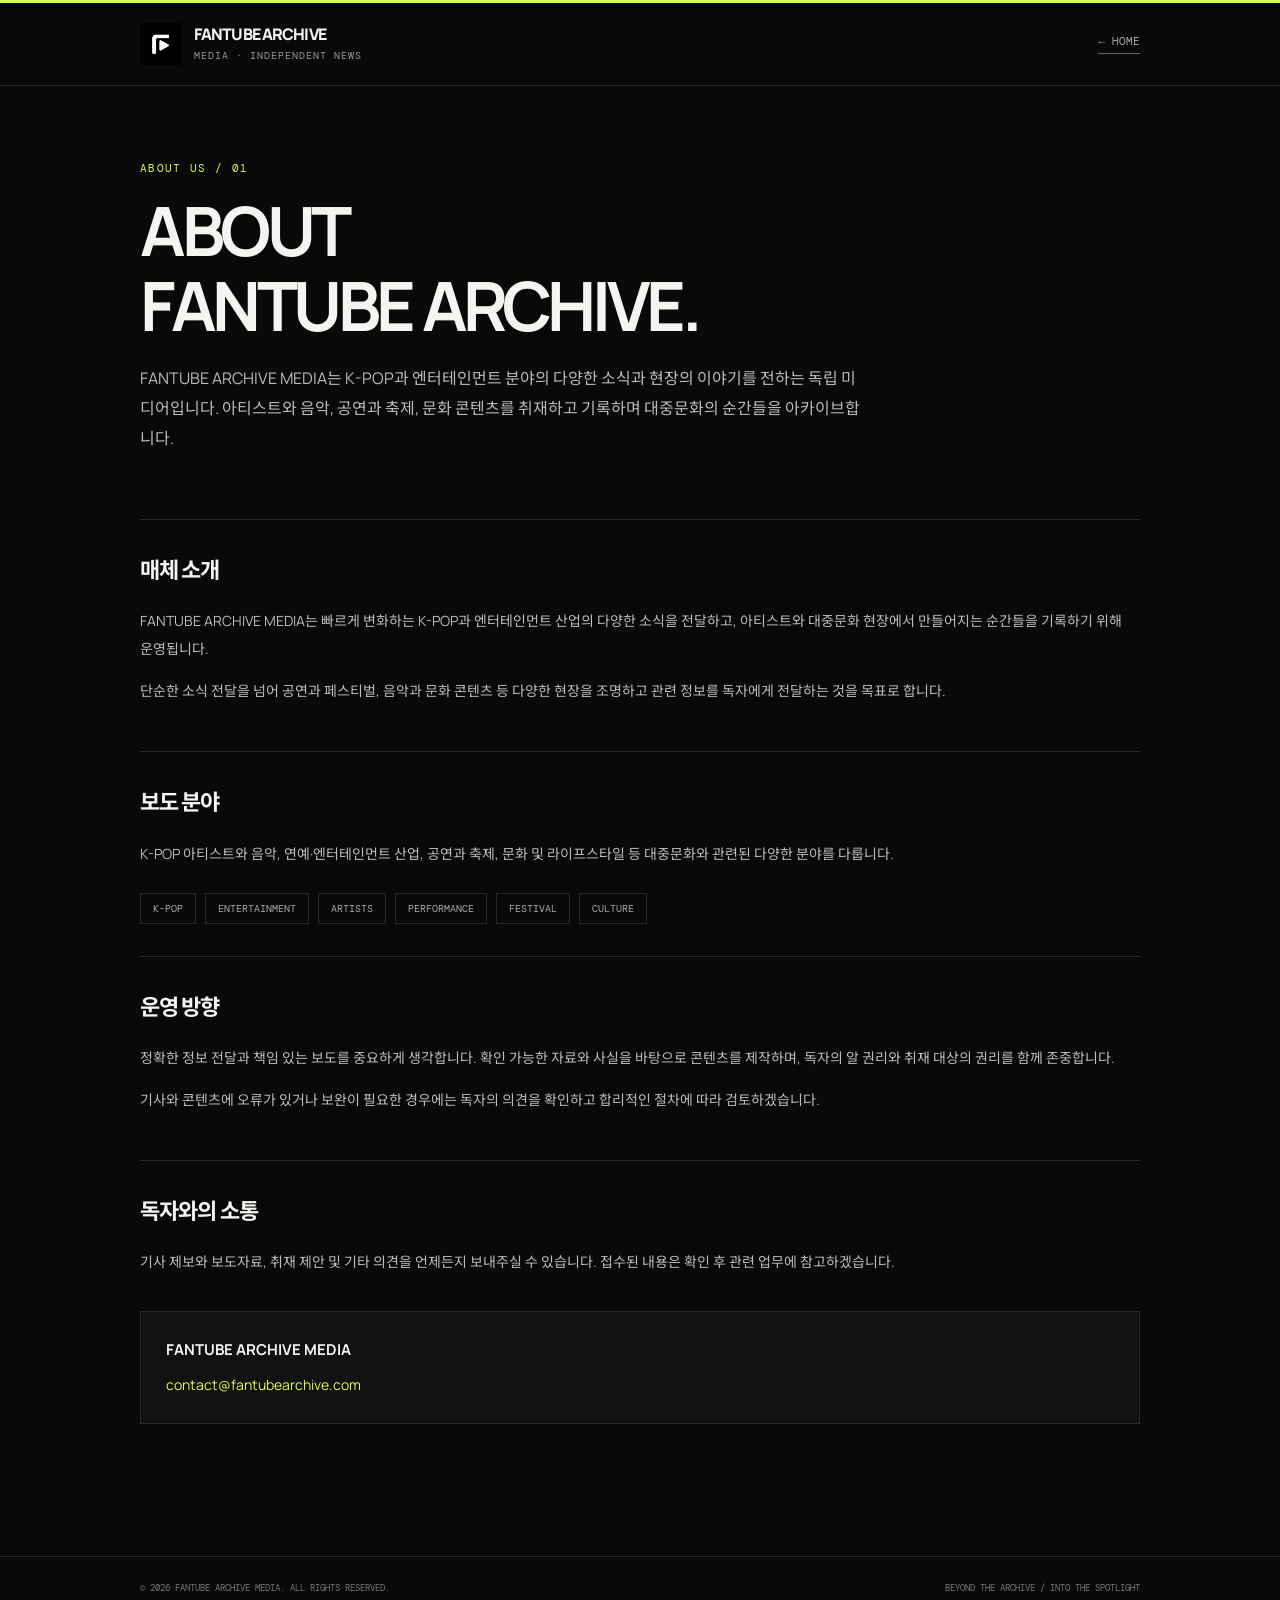
<file: about.html>
<!doctype html>
<html lang="ko">
<head>
  <meta charset="utf-8">
  <meta name="viewport" content="width=device-width, initial-scale=1">
  <meta name="theme-color" content="#090909">
  <title>매체소개 | FANTUBE ARCHIVE MEDIA</title>
  <meta name="description" content="FANTUBE ARCHIVE MEDIA의 설립 목적과 매체 운영 방향을 소개합니다.">
  <meta name="robots" content="index, follow">
  <link rel="canonical" href="https://fantubearchive.com/about.html">

  <link rel="preconnect" href="https://fonts.googleapis.com">
  <link rel="preconnect" href="https://fonts.gstatic.com" crossorigin>
  <link href="https://fonts.googleapis.com/css2?family=DM+Mono:wght@400;500&family=Manrope:wght@400;500;600;700;800&family=Noto+Sans+KR:wght@400;500;600;700;800&display=swap" rel="stylesheet">

  <style>
    :root {
      --bg:#090909;
      --panel:#111;
      --line:#292929;
      --text:#f4f4f1;
      --muted:#929292;
      --accent:#d8ff45;
      --max:1000px;
    }

    * { box-sizing:border-box; }

    body {
      margin:0;
      background:var(--bg);
      color:var(--text);
      font-family:"Manrope","Noto Sans KR",sans-serif;
      line-height:1.7;
    }

    a { color:inherit; text-decoration:none; }

    .topline { height:3px; background:var(--accent); }

    .wrap {
      width:min(var(--max),calc(100% - 48px));
      margin:auto;
    }

    .mono {
      font-family:"DM Mono",monospace;
      letter-spacing:.08em;
      text-transform:uppercase;
    }

    header {
      border-bottom:1px solid var(--line);
    }

    .header-inner {
      height:82px;
      display:flex;
      align-items:center;
      justify-content:space-between;
    }

    .brand {
      display:flex;
      align-items:center;
      gap:12px;
    }

    .brand img {
      width:42px;
      height:42px;
      object-fit:contain;
    }

    .brand-main {
      display:block;
      font-size:16px;
      font-weight:900;
      letter-spacing:-.055em;
      line-height:1.1;
    }

    .brand-sub {
      display:block;
      margin-top:5px;
      color:#999;
      font:10px "DM Mono",monospace;
      letter-spacing:.1em;
    }

    .home-link {
      color:#aaa;
      font:11px "DM Mono",monospace;
      border-bottom:1px solid #666;
      padding-bottom:5px;
    }

    .home-link:hover { color:var(--accent); border-color:var(--accent); }

    main { padding:75px 0 100px; }

    .eyebrow {
      color:var(--accent);
      font:11px "DM Mono",monospace;
      letter-spacing:.12em;
    }

    h1 {
      font-size:clamp(38px,7vw,68px);
      line-height:1.1;
      letter-spacing:-.065em;
      margin:18px 0 20px;
    }

    .intro {
      max-width:720px;
      color:#bbb;
      font-size:16px;
      line-height:1.9;
      margin-bottom:65px;
    }

    .content-section {
      padding:32px 0;
      border-top:1px solid var(--line);
    }

    .content-section h2 {
      font-size:22px;
      letter-spacing:-.04em;
      margin:0 0 18px;
    }

    .content-section p {
      color:#bcbcbc;
      font-size:14px;
      line-height:2;
      margin:0 0 14px;
      word-break:keep-all;
    }

    .keywords {
      display:flex;
      flex-wrap:wrap;
      gap:9px;
      margin-top:25px;
    }

    .keywords span {
      border:1px solid var(--line);
      padding:8px 12px;
      color:#aaa;
      font:10px "DM Mono",monospace;
    }

    .contact-box {
      margin-top:35px;
      padding:25px;
      background:var(--panel);
      border:1px solid var(--line);
    }

    .contact-box strong {
      display:block;
      font-size:15px;
      margin-bottom:8px;
    }

    .contact-box a {
      color:var(--accent);
      font-size:14px;
    }

    footer {
      border-top:1px solid var(--line);
      padding:25px 0;
    }

    .footer-inner {
      display:flex;
      justify-content:space-between;
      gap:20px;
      color:#777;
      font:9px "DM Mono",monospace;
    }

    @media(max-width:600px) {
      .wrap { width:calc(100% - 36px); }
      .header-inner { height:70px; }
      .brand img { width:36px; height:36px; }
      .brand-main { font-size:13px; }
      .brand-sub { font-size:8px; }
      main { padding:52px 0 70px; }
      .intro { font-size:14px; margin-bottom:45px; }
      .content-section { padding:25px 0; }
      .content-section h2 { font-size:19px; }
      .content-section p { font-size:13px; }
      .footer-inner { flex-direction:column; }
    }
  </style>
</head>

<body>
  <div class="topline"></div>

  <header>
    <div class="wrap header-inner">
      <a class="brand" href="/" aria-label="홈으로">
        <img src="/fantube-signature.png" alt="">
        <span>
          <span class="brand-main">FANTUBE ARCHIVE</span>
          <span class="brand-sub">MEDIA · INDEPENDENT NEWS</span>
        </span>
      </a>
      <a class="home-link" href="/">← HOME</a>
    </div>
  </header>

  <main class="wrap">
    <div class="eyebrow">ABOUT US / 01</div>
    <h1>ABOUT<br>FANTUBE ARCHIVE.</h1>

    <p class="intro">
      FANTUBE ARCHIVE MEDIA는 K-POP과 엔터테인먼트 분야의 다양한 소식과
      현장의 이야기를 전하는 독립 미디어입니다.
      아티스트와 음악, 공연과 축제, 문화 콘텐츠를 취재하고 기록하며
      대중문화의 순간들을 아카이브합니다.
    </p>

    <section class="content-section">
      <h2>매체 소개</h2>
      <p>
        FANTUBE ARCHIVE MEDIA는 빠르게 변화하는 K-POP과 엔터테인먼트
        산업의 다양한 소식을 전달하고, 아티스트와 대중문화 현장에서
        만들어지는 순간들을 기록하기 위해 운영됩니다.
      </p>
      <p>
        단순한 소식 전달을 넘어 공연과 페스티벌, 음악과 문화 콘텐츠 등
        다양한 현장을 조명하고 관련 정보를 독자에게 전달하는 것을
        목표로 합니다.
      </p>
    </section>

    <section class="content-section">
      <h2>보도 분야</h2>
      <p>
        K-POP 아티스트와 음악, 연예·엔터테인먼트 산업, 공연과 축제,
        문화 및 라이프스타일 등 대중문화와 관련된 다양한 분야를 다룹니다.
      </p>

      <div class="keywords">
        <span>K-POP</span>
        <span>ENTERTAINMENT</span>
        <span>ARTISTS</span>
        <span>PERFORMANCE</span>
        <span>FESTIVAL</span>
        <span>CULTURE</span>
      </div>
    </section>

    <section class="content-section">
      <h2>운영 방향</h2>
      <p>
        정확한 정보 전달과 책임 있는 보도를 중요하게 생각합니다.
        확인 가능한 자료와 사실을 바탕으로 콘텐츠를 제작하며,
        독자의 알 권리와 취재 대상의 권리를 함께 존중합니다.
      </p>
      <p>
        기사와 콘텐츠에 오류가 있거나 보완이 필요한 경우에는
        독자의 의견을 확인하고 합리적인 절차에 따라 검토하겠습니다.
      </p>
    </section>

    <section class="content-section">
      <h2>독자와의 소통</h2>
      <p>
        기사 제보와 보도자료, 취재 제안 및 기타 의견을 언제든지
        보내주실 수 있습니다. 접수된 내용은 확인 후 관련 업무에
        참고하겠습니다.
      </p>

      <div class="contact-box">
        <strong>FANTUBE ARCHIVE MEDIA</strong>
        <a href="mailto:contact@fantubearchive.com">
          contact@fantubearchive.com
        </a>
      </div>
    </section>
  </main>

  <footer>
    <div class="wrap footer-inner">
      <span>© <span id="year"></span> FANTUBE ARCHIVE MEDIA. ALL RIGHTS RESERVED.</span>
      <span>BEYOND THE ARCHIVE / INTO THE SPOTLIGHT</span>
    </div>
  </footer>

  <script>
    document.getElementById("year").textContent = new Date().getFullYear();
  </script>
</body>
</html>
</file>
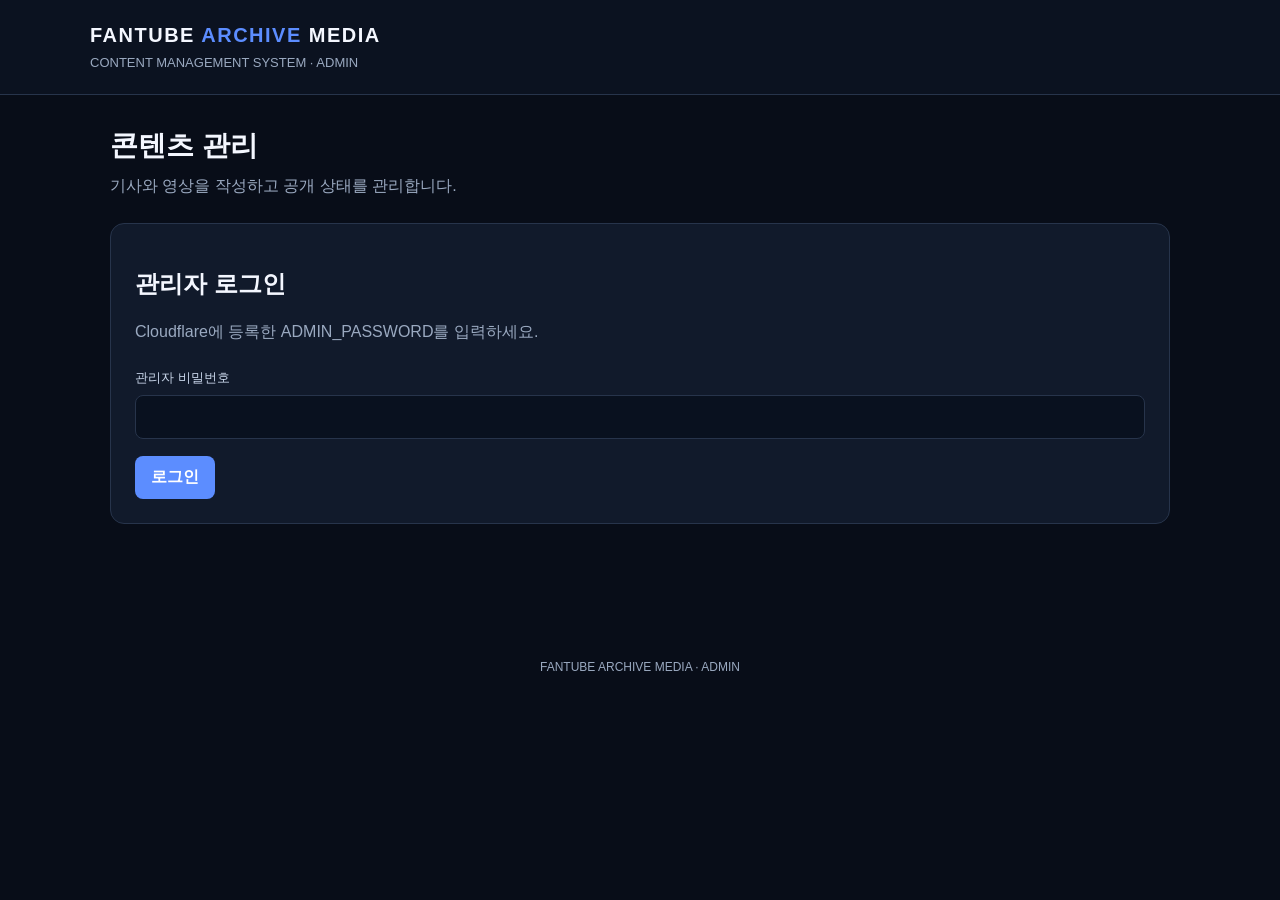
<file: admin.html>
<!DOCTYPE html>
<html lang="ko">
<head>
<meta charset="UTF-8">
<meta name="viewport" content="width=device-width, initial-scale=1">
<title>FANTUBE ARCHIVE MEDIA | Admin</title>
<style>
:root{--bg:#080d18;--panel:#111a2b;--line:#27344b;--text:#f4f7ff;--muted:#9aa9c0;--blue:#5c8dff;--red:#ff647c;--green:#48d6a0}
*{box-sizing:border-box}
body{margin:0;background:var(--bg);color:var(--text);font-family:Arial,"Malgun Gothic",sans-serif}
button,input,textarea,select{font:inherit}
button{cursor:pointer}
header{padding:24px max(20px,calc((100% - 1100px)/2));border-bottom:1px solid var(--line);background:#0b1220}
.brand{font-size:20px;font-weight:800;letter-spacing:1.5px}
.brand span{color:var(--blue)}
header p{margin:8px 0 0;color:var(--muted);font-size:13px}
main{max-width:1100px;margin:32px auto;padding:0 20px 60px}
h1{font-size:28px;margin:0 0 8px}
.sub{color:var(--muted);margin:0 0 24px;line-height:1.6}
.panel{background:var(--panel);border:1px solid var(--line);border-radius:14px;padding:24px;margin-bottom:20px}
.hidden{display:none!important}
label{display:block;font-size:13px;color:#c8d5e9;margin:0 0 8px}
input,textarea,select{width:100%;padding:12px;background:#09111f;color:var(--text);border:1px solid var(--line);border-radius:8px;outline:none}
input:focus,textarea:focus,select:focus{border-color:var(--blue)}
textarea{min-height:130px;resize:vertical;line-height:1.65}
.field{margin-bottom:17px}
.grid{display:grid;grid-template-columns:1fr 1fr;gap:16px}
.btn{border:0;border-radius:8px;padding:11px 16px;font-weight:700;background:var(--blue);color:white}
.btn.secondary{background:#25334b}
.btn.danger{background:#632638}
.btn.green{background:#12684e}
.btn:disabled{opacity:.5;cursor:wait}
.actions{display:flex;gap:9px;flex-wrap:wrap;margin-top:18px}
.tabs{display:flex;gap:8px;margin-bottom:20px}
.tab{background:transparent;border:1px solid var(--line);color:var(--muted);padding:12px 20px;border-radius:8px}
.tab.active{background:var(--blue);color:white;border-color:var(--blue)}
.toolbar{display:flex;justify-content:space-between;align-items:center;gap:12px;margin-bottom:16px}
.toolbar h2{font-size:19px;margin:0}
.item{border:1px solid var(--line);border-radius:10px;padding:16px;margin-top:10px}
.item-title{font-weight:700;line-height:1.5;overflow-wrap:anywhere}
.meta{font-size:12px;color:var(--muted);margin-top:8px}
.item .actions{margin-top:12px}
.status{display:inline-block;padding:4px 8px;border-radius:5px;font-size:11px;margin-left:6px}
.status.live{background:#124b3d;color:#72efc0}
.status.draft{background:#4c3c1b;color:#ffdb8b}
.notice{padding:12px 14px;border-radius:8px;background:#0a1322;color:var(--muted);font-size:13px;line-height:1.6;margin-bottom:16px}
#message{white-space:pre-wrap;line-height:1.6;margin:14px 0;color:var(--green)}
#message.error{color:#ff899b}
.checkrow{display:flex;align-items:center;gap:10px;margin:12px 0}
.checkrow input{width:auto}
footer{text-align:center;padding:24px;color:var(--muted);font-size:12px}
.upload-box{padding:16px;background:#0a1322;border:1px dashed #40516e;border-radius:10px;margin-bottom:14px}
.upload-box input[type="file"]{padding:10px;background:#09111f}
.upload-help{font-size:12px;color:var(--muted);line-height:1.6;margin:9px 0 0}
.image-preview-wrap{margin-top:14px}
.image-preview{display:block;max-width:100%;max-height:320px;object-fit:contain;border:1px solid var(--line);border-radius:8px;background:#080d18}
.upload-status{font-size:13px;line-height:1.6;margin-top:10px;white-space:pre-wrap}
.upload-status.success{color:var(--green)}
.upload-status.error{color:#ff899b}

/* 본문 편집기 */
.editor-toolbar{display:flex;gap:8px;flex-wrap:wrap;margin-bottom:10px}
.editor-help{font-size:12px;color:var(--muted);line-height:1.7;margin:0 0 12px}
.body-editor{min-height:300px;padding:18px;background:#09111f;border:1px solid var(--line);border-radius:9px;line-height:1.9;outline:none;overflow-wrap:anywhere}
.body-editor:focus{border-color:var(--blue)}
.body-editor:empty:before{content:"이곳에 기사 본문을 작성하세요.";color:#71819a;pointer-events:none}
.body-editor p{margin:0 0 15px;min-height:1.5em;white-space:pre-wrap}
.body-editor figure.body-image{position:relative;margin:22px 0;padding:12px;background:#111a2b;border:1px solid #34435c;border-radius:10px}
.body-editor figure.body-image img{display:block;width:auto;max-width:100%;max-height:650px;height:auto;margin:0 auto;object-fit:contain}
.body-editor figure.body-image figcaption{margin-top:10px}
.body-editor figure.body-image figcaption input{background:#09111f}
.body-image-actions{display:flex;gap:6px;flex-wrap:wrap;margin-top:10px}
.body-image-actions button{padding:7px 10px;font-size:12px}
.body-image-label{font-size:11px;color:var(--muted);margin-bottom:8px}
.body-upload-box{margin-top:12px;padding:14px;background:#0a1322;border:1px dashed #40516e;border-radius:10px}
.body-upload-box input[type=file]{margin-bottom:8px}
.body-upload-status{font-size:12px;color:var(--muted);margin-top:8px;white-space:pre-wrap}
.body-upload-status.success{color:var(--green)}
.body-upload-status.error{color:#ff899b}

/* 사진 삽입 위치 표시점: 화면에는 보이지 않음 */
.body-caret-marker{display:inline-block;width:0;height:0;overflow:hidden;line-height:0}

@media(max-width:650px){
  main{margin-top:22px}
  .panel{padding:17px}
  .grid{grid-template-columns:1fr;gap:0}
  .toolbar{align-items:flex-start;flex-direction:column}
  .brand{font-size:17px}
  .upload-box .actions .btn{width:100%}
  .editor-toolbar .btn{flex:1}
  .body-editor{padding:13px;min-height:260px}
}
</style>
</head>
<body>
<header>
  <div class="brand">FANTUBE <span>ARCHIVE</span> MEDIA</div>
  <p>CONTENT MANAGEMENT SYSTEM · ADMIN</p>
</header>

<main>
  <h1>콘텐츠 관리</h1>
  <p class="sub">기사와 영상을 작성하고 공개 상태를 관리합니다.</p>

  <section id="loginPanel" class="panel">
    <h2>관리자 로그인</h2>
    <p class="sub">Cloudflare에 등록한 ADMIN_PASSWORD를 입력하세요.</p>
    <form id="loginForm">
      <div class="field">
        <label for="password">관리자 비밀번호</label>
        <input id="password" type="password" autocomplete="current-password" required>
      </div>
      <button class="btn" type="submit">로그인</button>
    </form>
    <div id="loginMessage" role="status"></div>
  </section>

  <section id="dashboard" class="hidden">
    <div class="notice">
      임시저장한 콘텐츠는 공개 API에 표시되지 않습니다.
      공개를 선택하면 공개 API에서 조회할 수 있습니다.
    </div>

    <div class="tabs">
      <button class="tab active" data-tab="articles">기사 관리</button>
      <button class="tab" data-tab="videos">영상 관리</button>
    </div>

    <section id="articlesSection">
      <div class="panel">
        <div class="toolbar">
          <h2 id="articleFormHeading">새 기사 작성</h2>
          <button class="btn secondary" id="newArticle" type="button">새 기사</button>
        </div>

        <form id="articleForm">
          <input type="hidden" id="articleId">

          <div class="field">
            <label for="articleTitle">기사 제목 *</label>
            <input id="articleTitle" required maxlength="300" placeholder="기사 제목을 입력하세요">
          </div>

          <div class="grid">
            <div class="field">
              <label for="articleCategory">카테고리</label>
              <select id="articleCategory">
                <option value="K-POP">K-POP</option>
                <option value="ENTERTAINMENT">ENTERTAINMENT</option>
                <option value="PERFORMANCE">PERFORMANCE</option>
                <option value="CULTURE">CULTURE</option>
              </select>
              <p class="meta" style="margin-top:8px">
                K-POP · 가수/아이돌 소식 /
                ENTERTAINMENT · 연예계/인터뷰 /
                PERFORMANCE · 콘서트/축제/공연 /
                CULTURE · 문화 및 기타 소식
              </p>
            </div>

            <div class="field">
              <label for="articleSlug">기사 주소용 슬러그 (선택)</label>
              <input id="articleSlug" placeholder="비워두면 제목으로 자동 생성">
            </div>
          </div>

          <div class="field">
            <label for="articleExcerpt">기사 요약</label>
            <textarea id="articleExcerpt" style="min-height:80px" placeholder="기사 목록에 표시할 요약"></textarea>
          </div>

          <div class="field">
            <label>기사 본문</label>
            <p class="editor-help">
              본문을 작성한 뒤 사진을 넣고 싶은 위치에 커서를 놓으세요.
              사진 업로드 후 해당 위치에 자동으로 삽입됩니다.
              사진 설명과 순서도 편집할 수 있습니다.
            </p>

            <div class="editor-toolbar">
              <button class="btn secondary" type="button" id="bodyImageButton">본문 사진 삽입</button>
              <button class="btn secondary" type="button" id="bodyParagraphButton">문단 추가</button>
            </div>

            <div id="articleBodyEditor" class="body-editor" contenteditable="true" role="textbox" aria-multiline="true"></div>

            <div class="body-upload-box">
              <label for="bodyImageFile">본문에 넣을 사진 선택</label>
              <input id="bodyImageFile" type="file" accept="image/jpeg,image/png,image/webp,image/gif,image/avif" multiple>
              <p class="upload-help">
                JPG, PNG, WEBP, GIF, AVIF 지원 · 사진 한 장당 최대 30MB<br>
                여러 장을 선택해 한 번에 업로드할 수 있습니다.
              </p>
              <div id="bodyUploadStatus" class="body-upload-status" role="status" aria-live="polite"></div>
            </div>
          </div>

          <div class="field">
            <label>대표 이미지 업로드</label>
            <div class="upload-box">
              <input id="articleImageFile" type="file" accept="image/jpeg,image/png,image/webp,image/gif,image/avif">
              <p class="upload-help">
                JPG, PNG, WEBP, GIF, AVIF 지원 · 최대 30MB<br>
                이미지 원본 해상도와 파일 형식을 유지하여 R2에 업로드합니다.
              </p>
              <div class="actions">
                <button class="btn green" id="uploadImageButton" type="button">R2에 이미지 업로드</button>
                <button class="btn secondary" id="clearImageButton" type="button">선택 초기화</button>
              </div>
              <div id="uploadStatus" class="upload-status" role="status" aria-live="polite"></div>
              <div id="imagePreviewWrap" class="image-preview-wrap hidden">
                <img id="articleImagePreview" class="image-preview" alt="대표 이미지 미리보기">
              </div>
            </div>
          </div>

          <div class="field">
            <label for="articleThumbnail">대표 이미지 URL</label>
            <input id="articleThumbnail" type="url" placeholder="이미지를 업로드하거나 https:// 이미지 주소 입력">
            <p class="meta">업로드한 이미지 주소가 자동으로 입력됩니다. 외부 이미지 주소도 직접 입력할 수 있습니다.</p>
          </div>

          <div class="checkrow">
            <input id="articlePublished" type="checkbox">
            <label for="articlePublished">홈페이지에 공개</label>
          </div>

          <div class="actions">
            <button class="btn" type="submit">기사 저장</button>
            <button class="btn secondary" type="button" id="resetArticle">입력 초기화</button>
          </div>
        </form>
      </div>

      <div class="panel">
        <div class="toolbar">
          <h2>등록된 기사</h2>
          <button class="btn secondary" type="button" id="refreshArticles">새로고침</button>
        </div>
        <div id="articleList">로그인 후 불러옵니다.</div>
      </div>
    </section>

    <section id="videosSection" class="hidden">
      <div class="panel">
        <div class="toolbar">
          <h2 id="videoFormHeading">새 영상 등록</h2>
          <button class="btn secondary" id="newVideo" type="button">새 영상</button>
        </div>

        <form id="videoForm">
          <input type="hidden" id="videoId">

          <div class="field">
            <label for="videoTitle">영상 제목 *</label>
            <input id="videoTitle" required maxlength="300" placeholder="예: 앳하트 나현 직캠">
          </div>

          <div class="field">
            <label for="youtubeUrl">유튜브 URL 또는 영상 ID *</label>
            <input id="youtubeUrl" required placeholder="https://www.youtube.com/watch?v=XXXXXXXXXXX">
          </div>

          <div class="grid">
            <div class="field">
              <label for="videoCategory">카테고리</label>
              <select id="videoCategory">
                <option value="STAGE">STAGE CAM</option>
                <option value="FAN EVENT">FAN EVENT</option>
                <option value="FESTIVAL">FESTIVAL</option>
                <option value="OTHER">OTHER (기타)</option>
              </select>
            </div>
            <div class="field">
              <label for="shootDate">촬영 날짜</label>
              <input id="shootDate" type="date">
            </div>
          </div>

          <div class="field">
            <label for="videoDescription">설명</label>
            <textarea id="videoDescription" style="min-height:90px" placeholder="영상 설명을 입력하세요"></textarea>
          </div>

          <div class="checkrow">
            <input id="videoPublished" type="checkbox">
            <label for="videoPublished">홈페이지에 공개</label>
          </div>

          <div class="actions">
            <button class="btn" type="submit">영상 저장</button>
            <button class="btn secondary" type="button" id="resetVideo">입력 초기화</button>
          </div>
        </form>
      </div>

      <div class="panel">
        <div class="toolbar">
          <h2>등록된 영상</h2>
          <button class="btn secondary" type="button" id="refreshVideos">새로고침</button>
        </div>
        <div id="videoList">로그인 후 불러옵니다.</div>
      </div>
    </section>

    <div id="message" role="status" aria-live="polite"></div>
    <button class="btn secondary" id="logout" type="button">로그아웃</button>
  </section>
</main>

<footer>FANTUBE ARCHIVE MEDIA · ADMIN</footer>

<script>
(() => {
  "use strict";

  const $ = id => document.getElementById(id);
  const PASSWORD_KEY = "fantube_admin_password";
  const MAX_IMAGE_SIZE = 30 * 1024 * 1024;
  const ALLOWED_IMAGE_TYPES = ["image/jpeg","image/png","image/webp","image/gif","image/avif"];

  let password = sessionStorage.getItem(PASSWORD_KEY) || "";
  let articles = [];
  let videos = [];
  let savedBodyRange = null;

  // 파일 선택 창을 열어도 삽입 위치가 유지되도록 사용하는 임시 표시점
  const CARET_MARKER_CLASS = "body-caret-marker";

  function escapeHTML(value) {
    return String(value ?? "").replace(/[&<>"']/g, char => ({
      "&":"&amp;","<":"&lt;",">":"&gt;",'"':"&quot;","'":"&#39;"
    })[char]);
  }

  function normalizeArticleCategory(category) {
    const value = String(category || "").trim().toUpperCase();
    const legacyMap = {
      "ARTIST":"K-POP","EVENT":"PERFORMANCE","NEWS":"ENTERTAINMENT",
      "INTERVIEW":"ENTERTAINMENT","FANTUBE":"CULTURE"
    };
    if (["K-POP","ENTERTAINMENT","PERFORMANCE","CULTURE"].includes(value)) return value;
    return legacyMap[value] || "ENTERTAINMENT";
  }

  function articleCategoryLabel(category) {
    return normalizeArticleCategory(category);
  }

  function showMessage(text, error = false) {
    $("message").textContent = text;
    $("message").classList.toggle("error",error);
  }

  function showUploadStatus(text, type = "") {
    const el = $("uploadStatus");
    el.textContent = text;
    el.className = "upload-status" + (type ? " " + type : "");
  }

  function showBodyUploadStatus(text, type = "") {
    const el = $("bodyUploadStatus");
    el.textContent = text;
    el.className = "body-upload-status" + (type ? " " + type : "");
  }

  function showImagePreview(url) {
    const image = $("articleImagePreview");
    const wrap = $("imagePreviewWrap");
    if (!url) {
      image.removeAttribute("src");
      wrap.classList.add("hidden");
      return;
    }
    image.onerror = () => {
      wrap.classList.add("hidden");
      showUploadStatus("이미지를 불러오지 못했습니다. 이미지 주소를 확인해 주세요.","error");
    };
    image.onload = () => wrap.classList.remove("hidden");
    image.src = url;
  }

  async function api(path, options = {}) {
    const response = await fetch(path,{
      ...options,
      headers:{
        "Content-Type":"application/json",
        "Authorization":`Bearer ${password}`,
        ...(options.headers || {})
      }
    });
    const data = await response.json().catch(() => ({}));
    if (response.status === 401) {
      logout();
      throw new Error(data.error || "로그인이 만료되었습니다. 다시 로그인해 주세요.");
    }
    if (!response.ok) throw new Error(data.error || `요청 실패 (${response.status})`);
    return data;
  }

  async function uploadFileToR2(file) {
    if (!ALLOWED_IMAGE_TYPES.includes(file.type)) throw new Error("JPG, PNG, WEBP, GIF, AVIF 파일만 업로드할 수 있습니다.");
    if (file.size > MAX_IMAGE_SIZE) throw new Error("이미지 파일은 한 장당 최대 30MB까지 업로드할 수 있습니다.");
    if (!password) throw new Error("로그인이 필요합니다.");

    const formData = new FormData();
    formData.append("file",file);

    const response = await fetch("/api/admin/upload-image",{
      method:"POST",
      headers:{"Authorization":`Bearer ${password}`},
      body:formData
    });
    const data = await response.json().catch(() => ({}));

    if (response.status === 401) {
      logout();
      throw new Error(data.error || "로그인이 만료되었습니다. 다시 로그인해 주세요.");
    }
    if (!response.ok) throw new Error(data.error || `이미지 업로드 실패 (${response.status})`);
    if (!data.url) throw new Error("업로드 응답에서 이미지 URL을 받지 못했습니다.");
    return data.url;
  }

  async function uploadArticleImage() {
    const file = $("articleImageFile").files[0];
    if (!file) {
      showUploadStatus("먼저 업로드할 이미지 파일을 선택해 주세요.","error");
      return;
    }

    const button = $("uploadImageButton");
    button.disabled = true;
    button.textContent = "업로드 중...";
    showUploadStatus("이미지를 R2에 업로드하고 있습니다.");

    try {
      const url = await uploadFileToR2(file);
      $("articleThumbnail").value = url;
      showImagePreview(url);
      showUploadStatus("대표 이미지 업로드가 완료되었습니다.","success");
    } catch(error) {
      showUploadStatus(error.message,"error");
    } finally {
      button.disabled = false;
      button.textContent = "R2에 이미지 업로드";
    }
  }

  function setLoggedIn(value) {
    $("loginPanel").classList.toggle("hidden",value);
    $("dashboard").classList.toggle("hidden",!value);
  }

  function logout() {
    password = "";
    sessionStorage.removeItem(PASSWORD_KEY);
    setLoggedIn(false);
    $("loginMessage").textContent = "";
  }

  $("loginForm").addEventListener("submit",async event => {
    event.preventDefault();
    const message = $("loginMessage");
    const entered = $("password").value;
    message.textContent = "로그인 확인 중...";
    try {
      const response = await fetch("/api/admin/login",{
        method:"POST",
        headers:{"Content-Type":"application/json"},
        body:JSON.stringify({password:entered})
      });
      const data = await response.json().catch(() => ({}));
      if (!response.ok) throw new Error(data.error || "로그인에 실패했습니다.");
      password = entered;
      sessionStorage.setItem(PASSWORD_KEY,password);
      $("password").value = "";
      message.textContent = "";
      setLoggedIn(true);
      await refreshAll();
    } catch(error) {
      message.textContent = error.message;
    }
  });

  function renderArticles() {
    $("articleList").innerHTML = articles.length ? articles.map(a => `
      <div class="item">
        <div class="item-title">${escapeHTML(a.title)}
          <span class="status ${a.published ? "live":"draft"}">${a.published ? "공개":"임시저장"}</span>
        </div>
        <div class="meta">ID ${a.id} · ${escapeHTML(articleCategoryLabel(a.category))} · ${escapeHTML(a.created_at || "")}</div>
        <div class="actions">
          <button class="btn secondary" data-edit-article="${a.id}">수정</button>
          <button class="btn danger" data-delete-article="${a.id}">삭제</button>
        </div>
      </div>`).join("") : '<p class="sub">등록된 기사가 없습니다.</p>';
  }

  function renderVideos() {
    $("videoList").innerHTML = videos.length ? videos.map(v => `
      <div class="item">
        <div class="item-title">${escapeHTML(v.title)}
          <span class="status ${v.published ? "live":"draft"}">${v.published ? "공개":"임시저장"}</span>
        </div>
        <div class="meta">ID ${v.id} · ${escapeHTML(v.category || "FANCAM")} · YouTube: ${escapeHTML(v.youtube_id)}</div>
        <div class="actions">
          <button class="btn secondary" data-edit-video="${v.id}">수정</button>
          <button class="btn danger" data-delete-video="${v.id}">삭제</button>
          <a class="btn secondary" style="text-decoration:none" href="https://www.youtube.com/watch?v=${encodeURIComponent(v.youtube_id)}" target="_blank" rel="noopener">영상 보기</a>
        </div>
      </div>`).join("") : '<p class="sub">등록된 영상이 없습니다.</p>';
  }

  async function refreshArticles() {
    const data = await api("/api/articles?admin=1");
    articles = data.articles || [];
    renderArticles();
  }

  async function refreshVideos() {
    const data = await api("/api/videos?admin=1");
    videos = data.videos || [];
    renderVideos();
  }

  async function refreshAll() {
    showMessage("콘텐츠를 불러오는 중...");
    try {
      await Promise.all([refreshArticles(),refreshVideos()]);
      showMessage("콘텐츠를 불러왔습니다.");
    } catch(error) {
      showMessage(error.message,true);
    }
  }

  // ------------------------------
  // 본문 편집기
  // ------------------------------

  function makeParagraph(text = "") {
    const p = document.createElement("p");
    p.textContent = text;
    return p;
  }

  function getCaretMarker() {
    return $("articleBodyEditor").querySelector("." + CARET_MARKER_CLASS);
  }

  function saveEditorSelection() {
    const selection = window.getSelection();
    if (!selection || !selection.rangeCount) return;

    const range = selection.getRangeAt(0);
    const editor = $("articleBodyEditor");

    if (editor.contains(range.commonAncestorContainer)) {
      // 사진 삽입용 표시점이 이미 있다면 그 위치를 우선 보존
      const marker = getCaretMarker();
      if (marker && marker.isConnected) return;
      savedBodyRange = range.cloneRange();
    }
  }

  function restoreEditorSelection() {
    const editor = $("articleBodyEditor");
    const selection = window.getSelection();
    editor.focus();

    const marker = getCaretMarker();
    if (marker && marker.isConnected) {
      const range = document.createRange();
      range.setStartBefore(marker);
      range.collapse(true);
      selection.removeAllRanges();
      selection.addRange(range);
      return true;
    }

    if (savedBodyRange && editor.contains(savedBodyRange.commonAncestorContainer)) {
      selection.removeAllRanges();
      selection.addRange(savedBodyRange);
      return true;
    }

    const range = document.createRange();
    range.selectNodeContents(editor);
    range.collapse(false);
    selection.removeAllRanges();
    selection.addRange(range);
    return false;
  }

  // 현재 커서 위치에 임시 표시점을 심는다.
  // 파일 선택 창이 열려도 이 표시점은 편집기 안에 남아 있다.
  function placeCaretMarker() {
    const editor = $("articleBodyEditor");
    const existing = getCaretMarker();

    if (existing && existing.isConnected) return;

    restoreEditorSelection();

    const selection = window.getSelection();
    if (!selection || !selection.rangeCount) return;

    let range = selection.getRangeAt(0).cloneRange();

    if (!editor.contains(range.commonAncestorContainer)) {
      range = document.createRange();
      range.selectNodeContents(editor);
      range.collapse(false);
    }

    // 편집기 바로 아래를 가리키는 경우 문단을 만들어 표시점을 넣는다.
    if (range.startContainer === editor) {
      const paragraph = makeParagraph();
      const offset = range.startOffset;
      const reference = editor.childNodes[offset] || null;
      editor.insertBefore(paragraph,reference);
      paragraph.appendChild(document.createTextNode(""));
      range = document.createRange();
      range.selectNodeContents(paragraph);
      range.collapse(true);
    }

    range.deleteContents();

    const marker = document.createElement("span");
    marker.className = CARET_MARKER_CLASS;
    marker.setAttribute("aria-hidden","true");
    marker.textContent = "\u200b";

    range.insertNode(marker);

    savedBodyRange = null;
    selection.removeAllRanges();
  }

  function makeBodyFigure(url) {
    const figure = document.createElement("figure");
    figure.className = "body-image";
    figure.dataset.bodyImage = "true";
    figure.contentEditable = "false";

    const label = document.createElement("div");
    label.className = "body-image-label";
    label.textContent = "본문 사진";

    const img = document.createElement("img");
    img.src = url;
    img.alt = "기사 본문 사진";
    img.dataset.url = url;

    const caption = document.createElement("figcaption");
    const captionInput = document.createElement("input");
    captionInput.type = "text";
    captionInput.placeholder = "사진 설명을 입력하세요 (선택)";
    captionInput.setAttribute("aria-label","사진 설명");
    captionInput.dataset.caption = "true";
    captionInput.contentEditable = "true";
    caption.appendChild(captionInput);

    const controls = document.createElement("div");
    controls.className = "body-image-actions";

    const up = document.createElement("button");
    up.type = "button";
    up.className = "btn secondary";
    up.dataset.imageMove = "up";
    up.textContent = "위로 이동";

    const down = document.createElement("button");
    down.type = "button";
    down.className = "btn secondary";
    down.dataset.imageMove = "down";
    down.textContent = "아래로 이동";

    const remove = document.createElement("button");
    remove.type = "button";
    remove.className = "btn danger";
    remove.dataset.imageRemove = "true";
    remove.textContent = "사진 삭제";

    controls.append(up,down,remove);
    figure.append(label,img,caption,controls);

    return figure;
  }

  // 사진을 현재 표시점 또는 저장된 커서 위치에 삽입한다.
  function insertFigureAtCursor(url) {
    const editor = $("articleBodyEditor");
    const selection = window.getSelection();
    const figure = makeBodyFigure(url);

    let marker = getCaretMarker();
    let range;

    if (marker && marker.isConnected) {
      range = document.createRange();
      range.setStartBefore(marker);
      range.collapse(true);
      marker.remove();
    } else {
      restoreEditorSelection();
      if (selection && selection.rangeCount) {
        range = selection.getRangeAt(0).cloneRange();
      } else {
        range = document.createRange();
        range.selectNodeContents(editor);
        range.collapse(false);
      }
    }

    // 커서가 위치한 편집기 직속 문단을 찾는다.
    let block = range.startContainer.nodeType === Node.TEXT_NODE
      ? range.startContainer.parentElement
      : range.startContainer;

    while (block && block.parentElement !== editor) {
      block = block.parentElement;
    }

    // 일반 문단 안에 커서가 있는 경우 문단을 앞/뒤로 분리한다.
    if (block && block.parentElement === editor && block.tagName === "P") {
      const afterRange = range.cloneRange();

      try {
        afterRange.setEnd(block,block.childNodes.length);
      } catch {
        afterRange.selectNodeContents(block);
        afterRange.setStart(range.startContainer,range.startOffset);
      }

      let remainder = null;
      try {
        remainder = afterRange.extractContents();
      } catch {
        remainder = null;
      }

      const after = makeParagraph();
      if (remainder && remainder.childNodes.length) {
        after.appendChild(remainder);
      }

      // 기준 노드를 먼저 기억해야 문단 제거 후에도 삽입 위치가 유지된다.
      const reference = block.nextSibling;
      const hasBeforeContent = block.textContent.replace(/\u200b/g,"").trim() ||
        block.querySelector("img,br");

      if (!hasBeforeContent) {
        block.remove();
      }

      editor.insertBefore(figure,reference);

      if (after.textContent.replace(/\u200b/g,"").trim() || after.querySelector("*")) {
        editor.insertBefore(after,figure.nextSibling);
      } else {
        editor.insertBefore(makeParagraph(),figure.nextSibling);
      }
    } else {
      // 문단이 아닌 위치에서는 새 문단을 만들어 안전하게 삽입한다.
      const paragraph = makeParagraph();
      const reference = block && block.parentElement === editor ? block.nextSibling : null;

      if (block && block.parentElement === editor && block.tagName !== "FIGURE") {
        editor.insertBefore(figure,reference);
      } else if (block && block.parentElement === editor && block.tagName === "FIGURE") {
        editor.insertBefore(figure,block.nextSibling);
      } else {
        editor.appendChild(figure);
      }

      editor.insertBefore(paragraph,figure.nextSibling);
    }

    // 다음 사진이 이어서 들어갈 위치에 새 표시점을 만든다.
    const nextParagraph = figure.nextElementSibling;
    const targetParagraph = nextParagraph && nextParagraph.tagName === "P"
      ? nextParagraph
      : makeParagraph();

    if (!targetParagraph.isConnected) {
      editor.insertBefore(targetParagraph,figure.nextSibling);
    }

    const nextMarker = document.createElement("span");
    nextMarker.className = CARET_MARKER_CLASS;
    nextMarker.setAttribute("aria-hidden","true");
    nextMarker.textContent = "\u200b";
    targetParagraph.insertBefore(nextMarker,targetParagraph.firstChild);

    const nextRange = document.createRange();
    nextRange.setStartBefore(nextMarker);
    nextRange.collapse(true);

    if (selection) {
      selection.removeAllRanges();
      selection.addRange(nextRange);
    }

    savedBodyRange = null;
  }

  function blockToData(node) {
    if (node.nodeType === Node.TEXT_NODE) {
      const text = node.textContent.replace(/\u00a0/g," ").replace(/\u200b/g,"").trim();
      return text ? {type:"text",text} : null;
    }

    if (node.nodeType !== Node.ELEMENT_NODE) return null;

    if (node.classList.contains(CARET_MARKER_CLASS)) return null;

    if (node.matches("figure[data-body-image]")) {
      const img = node.querySelector("img");
      if (!img) return null;
      const url = img.dataset.url || img.getAttribute("src") || "";
      if (!url) return null;
      const caption = node.querySelector("[data-caption]")?.value || "";
      return {type:"image",url,caption};
    }

    const text = (node.innerText !== undefined ? node.innerText : node.textContent)
      .replace(/\u200b/g,"");

    return text.trim() ? {type:"text",text:text.trim()} : null;
  }

  function serializeBody() {
    const editor = $("articleBodyEditor");
    const blocks = Array.from(editor.childNodes).map(blockToData).filter(Boolean);
    return JSON.stringify({version:1,blocks});
  }

  function loadBody(body) {
    const editor = $("articleBodyEditor");
    editor.innerHTML = "";
    savedBodyRange = null;

    let parsed = null;
    try {
      parsed = JSON.parse(body || "");
    } catch {}

    if (parsed && parsed.version === 1 && Array.isArray(parsed.blocks)) {
      parsed.blocks.forEach(block => {
        if (block.type === "image" && block.url) {
          const figure = makeBodyFigure(block.url);
          const caption = figure.querySelector("[data-caption]");
          if (caption) caption.value = block.caption || "";
          editor.appendChild(figure);
        } else if (block.type === "text") {
          editor.appendChild(makeParagraph(block.text || ""));
        }
      });
    } else {
      // 예전 기사: 일반 텍스트 본문을 문단으로 불러온다.
      String(body || "").replace(/\r\n/g,"\n").split(/\n\s*\n/).forEach(text => {
        if (text.trim()) editor.appendChild(makeParagraph(text));
      });
    }

    if (!editor.childNodes.length) editor.appendChild(makeParagraph());
  }

  // 편집기 커서 위치 추적
  $("articleBodyEditor").addEventListener("keyup",saveEditorSelection);
  $("articleBodyEditor").addEventListener("mouseup",saveEditorSelection);
  $("articleBodyEditor").addEventListener("input",saveEditorSelection);
  $("articleBodyEditor").addEventListener("focus",saveEditorSelection);
  $("articleBodyEditor").addEventListener("pointerup",saveEditorSelection);

  document.addEventListener("selectionchange",() => {
    const marker = getCaretMarker();
    if (marker && marker.isConnected) return;
    saveEditorSelection();
  });

  $("articleBodyEditor").addEventListener("click",event => {
    const button = event.target.closest("[data-image-move],[data-image-remove]");
    if (!button) return;

    const figure = button.closest("figure.body-image");
    if (!figure) return;

    if (button.dataset.imageRemove) {
      figure.remove();
      return;
    }

    if (button.dataset.imageMove === "up") {
      const previous = figure.previousElementSibling;
      if (previous) figure.parentNode.insertBefore(figure,previous);
    } else if (button.dataset.imageMove === "down") {
      const next = figure.nextElementSibling;
      if (next) figure.parentNode.insertBefore(next,figure);
    }
  });

  $("bodyParagraphButton").addEventListener("mousedown",event => {
    event.preventDefault();
    saveEditorSelection();
  });

  $("bodyParagraphButton").addEventListener("click",() => {
    const editor = $("articleBodyEditor");
    const p = makeParagraph();
    editor.appendChild(p);

    const range = document.createRange();
    range.selectNodeContents(p);
    range.collapse(true);

    const selection = window.getSelection();
    selection.removeAllRanges();
    selection.addRange(range);
    savedBodyRange = range.cloneRange();
    editor.focus();
  });

  // 버튼을 누르는 순간 커서 위치를 표시점으로 고정한다.
  $("bodyImageButton").addEventListener("mousedown",event => {
    event.preventDefault();
    saveEditorSelection();
  });

  $("bodyImageButton").addEventListener("click",() => {
    placeCaretMarker();
    $("bodyImageFile").click();
  });

  // 파일 선택이 완료되면 표시점 위치에 사진을 순서대로 삽입한다.
  $("bodyImageFile").addEventListener("change",async () => {
    const files = Array.from($("bodyImageFile").files || []);
    if (!files.length) return;

    const button = $("bodyImageButton");
    button.disabled = true;

    let completed = 0;
    const errors = [];

    try {
      for (const file of files) {
        showBodyUploadStatus(`본문 사진 업로드 중... (${completed + 1}/${files.length}) ${file.name}`);

        try {
          const url = await uploadFileToR2(file);
          insertFigureAtCursor(url);
          completed++;
        } catch(error) {
          errors.push(`${file.name}: ${error.message}`);
        }
      }

      if (errors.length) {
        showBodyUploadStatus(
          `${completed}장 업로드 완료\n실패:\n${errors.join("\n")}`,
          completed ? "" : "error"
        );
      } else {
        showBodyUploadStatus(`${completed}장의 사진을 본문 커서 위치에 삽입했습니다.`,"success");
      }
    } finally {
      $("bodyImageFile").value = "";
      button.disabled = false;
    }
  });

  // 파일 선택을 취소한 경우에도 표시점은 남겨 다음 작업에서 위치를 유지한다.
  $("bodyImageFile").addEventListener("cancel",() => {
    showBodyUploadStatus("사진 선택이 취소되었습니다.");
  });

  function resetArticle() {
    $("articleForm").reset();
    $("articleId").value = "";
    $("articleFormHeading").textContent = "새 기사 작성";
    $("articleImageFile").value = "";
    $("bodyImageFile").value = "";
    $("uploadStatus").textContent = "";
    $("uploadStatus").className = "upload-status";
    showBodyUploadStatus("");
    showImagePreview("");
    loadBody("");
  }

  function resetVideo() {
    $("videoForm").reset();
    $("videoId").value = "";
    $("videoFormHeading").textContent = "새 영상 등록";
  }

  $("articleForm").addEventListener("submit",async event => {
    event.preventDefault();
    const id = $("articleId").value;

    const payload = {
      title:$("articleTitle").value.trim(),
      slug:$("articleSlug").value.trim(),
      category:$("articleCategory").value,
      excerpt:$("articleExcerpt").value,
      body:serializeBody(),
      thumbnail_url:$("articleThumbnail").value.trim(),
      published:$("articlePublished").checked
    };

    try {
      await api(id ? `/api/articles/${id}` : "/api/articles",{
        method:id ? "PUT":"POST",
        body:JSON.stringify(payload)
      });
      resetArticle();
      await refreshArticles();
      showMessage(id ? "기사를 수정했습니다.":"기사를 등록했습니다.");
    } catch(error) {
      showMessage(error.message,true);
    }
  });

  $("videoForm").addEventListener("submit",async event => {
    event.preventDefault();
    const id = $("videoId").value;
    const raw = $("youtubeUrl").value.trim();
    let youtubeId = raw;

    try {
      if (raw.includes("youtube.com") || raw.includes("youtu.be")) {
        const parsed = new URL(raw);
        if (parsed.hostname === "youtu.be") {
          youtubeId = parsed.pathname.split("/").filter(Boolean)[0] || "";
        } else {
          youtubeId = parsed.searchParams.get("v") ||
            parsed.pathname.match(/\/(?:embed|shorts|live)\/([^/?]+)/)?.[1] || "";
        }
      }
    } catch {
      showMessage("유튜브 주소를 확인해 주세요.",true);
      return;
    }

    if (!/^[a-zA-Z0-9_-]{11}$/.test(youtubeId)) {
      showMessage("유튜브 URL 또는 11자리 영상 ID를 확인해 주세요.",true);
      return;
    }

    const payload = {
      title:$("videoTitle").value.trim(),
      youtube_id:youtubeId,
      category:$("videoCategory").value,
      description:$("videoDescription").value,
      shoot_date:$("shootDate").value,
      published:$("videoPublished").checked
    };

    try {
      await api(id ? `/api/videos/${id}` : "/api/videos",{
        method:id ? "PUT":"POST",
        body:JSON.stringify(payload)
      });
      resetVideo();
      await refreshVideos();
      showMessage(id ? "영상을 수정했습니다.":"영상을 등록했습니다.");
    } catch(error) {
      showMessage(error.message,true);
    }
  });

  $("articleList").addEventListener("click",async event => {
    const edit = event.target.closest("[data-edit-article]");
    const del = event.target.closest("[data-delete-article]");

    if (edit) {
      const a = articles.find(item => String(item.id) === edit.dataset.editArticle);
      if (!a) return;

      $("articleId").value = a.id;
      $("articleTitle").value = a.title || "";
      $("articleSlug").value = a.slug || "";
      $("articleCategory").value = normalizeArticleCategory(a.category);
      $("articleExcerpt").value = a.excerpt || "";
      loadBody(a.body || "");
      $("articleThumbnail").value = a.thumbnail_url || "";
      $("articlePublished").checked = Boolean(a.published);
      $("articleImageFile").value = "";
      $("uploadStatus").textContent = "";
      $("uploadStatus").className = "upload-status";
      showBodyUploadStatus("");
      showImagePreview(a.thumbnail_url || "");
      $("articleFormHeading").textContent = `기사 수정 · ID ${a.id}`;
      $("articleForm").scrollIntoView({behavior:"smooth",block:"start"});
    }

    if (del && confirm("이 기사를 영구 삭제할까요?")) {
      try {
        await api(`/api/articles/${del.dataset.deleteArticle}`,{method:"DELETE"});
        await refreshArticles();
        showMessage("기사를 삭제했습니다.");
      } catch(error) {
        showMessage(error.message,true);
      }
    }
  });

  $("videoList").addEventListener("click",async event => {
    const edit = event.target.closest("[data-edit-video]");
    const del = event.target.closest("[data-delete-video]");

    if (edit) {
      const v = videos.find(item => String(item.id) === edit.dataset.editVideo);
      if (!v) return;

      $("videoId").value = v.id;
      $("videoTitle").value = v.title || "";
      $("youtubeUrl").value = v.youtube_id || "";
      const oldCategory = (v.category || "").toUpperCase();

      $("videoCategory").value =
        oldCategory === "STAGE" || oldCategory.includes("FANCAM") || oldCategory.includes("PERFORMANCE")
          ? "STAGE"
          : oldCategory.includes("FAN EVENT") || oldCategory === "EVENT"
            ? "FAN EVENT"
            : oldCategory.includes("FESTIVAL")
              ? "FESTIVAL" : "OTHER";

      $("videoDescription").value = v.description || "";
      $("shootDate").value = v.shoot_date || "";
      $("videoPublished").checked = Boolean(v.published);
      $("videoFormHeading").textContent = `영상 수정 · ID ${v.id}`;
      $("videoForm").scrollIntoView({behavior:"smooth",block:"start"});
    }

    if (del && confirm("이 영상을 영구 삭제할까요?")) {
      try {
        await api(`/api/videos/${del.dataset.deleteVideo}`,{method:"DELETE"});
        await refreshVideos();
        showMessage("영상을 삭제했습니다.");
      } catch(error) {
        showMessage(error.message,true);
      }
    }
  });

  $("articleThumbnail").addEventListener("input",() => {
    showImagePreview($("articleThumbnail").value.trim());
  });

  $("articleImageFile").addEventListener("change",() => {
    const file = $("articleImageFile").files[0];
    if (!file) {
      showImagePreview($("articleThumbnail").value.trim());
      return;
    }
    if (!ALLOWED_IMAGE_TYPES.includes(file.type)) {
      showUploadStatus("JPG, PNG, WEBP, GIF, AVIF 파일만 선택할 수 있습니다.","error");
      $("articleImageFile").value = "";
      return;
    }
    if (file.size > MAX_IMAGE_SIZE) {
      showUploadStatus("이미지 파일은 최대 30MB까지 선택할 수 있습니다.","error");
      $("articleImageFile").value = "";
      return;
    }
    showImagePreview(URL.createObjectURL(file));
    showUploadStatus(`선택한 파일: ${file.name} (${(file.size / 1024 / 1024).toFixed(2)}MB)`);
  });

  $("uploadImageButton").addEventListener("click",uploadArticleImage);

  $("clearImageButton").addEventListener("click",() => {
    $("articleImageFile").value = "";
    showUploadStatus("선택한 파일을 초기화했습니다.");
    showImagePreview($("articleThumbnail").value.trim());
  });

  document.querySelectorAll("[data-tab]").forEach(button => {
    button.addEventListener("click",() => {
      const tab = button.dataset.tab;
      document.querySelectorAll("[data-tab]").forEach(item =>
        item.classList.toggle("active",item === button)
      );
      $("articlesSection").classList.toggle("hidden",tab !== "articles");
      $("videosSection").classList.toggle("hidden",tab !== "videos");
      showMessage("");
    });
  });

  $("newArticle").addEventListener("click",resetArticle);
  $("resetArticle").addEventListener("click",resetArticle);
  $("newVideo").addEventListener("click",resetVideo);
  $("resetVideo").addEventListener("click",resetVideo);

  $("refreshArticles").addEventListener("click",() =>
    refreshArticles().then(() => showMessage("기사 목록을 갱신했습니다.")).catch(e => showMessage(e.message,true))
  );

  $("refreshVideos").addEventListener("click",() =>
    refreshVideos().then(() => showMessage("영상 목록을 갱신했습니다.")).catch(e => showMessage(e.message,true))
  );

  $("logout").addEventListener("click",logout);

  if (password) {
    setLoggedIn(true);
    refreshAll();
  } else {
    setLoggedIn(false);
  }

  loadBody("");
})();
</script>
</body>
</html>
</file>
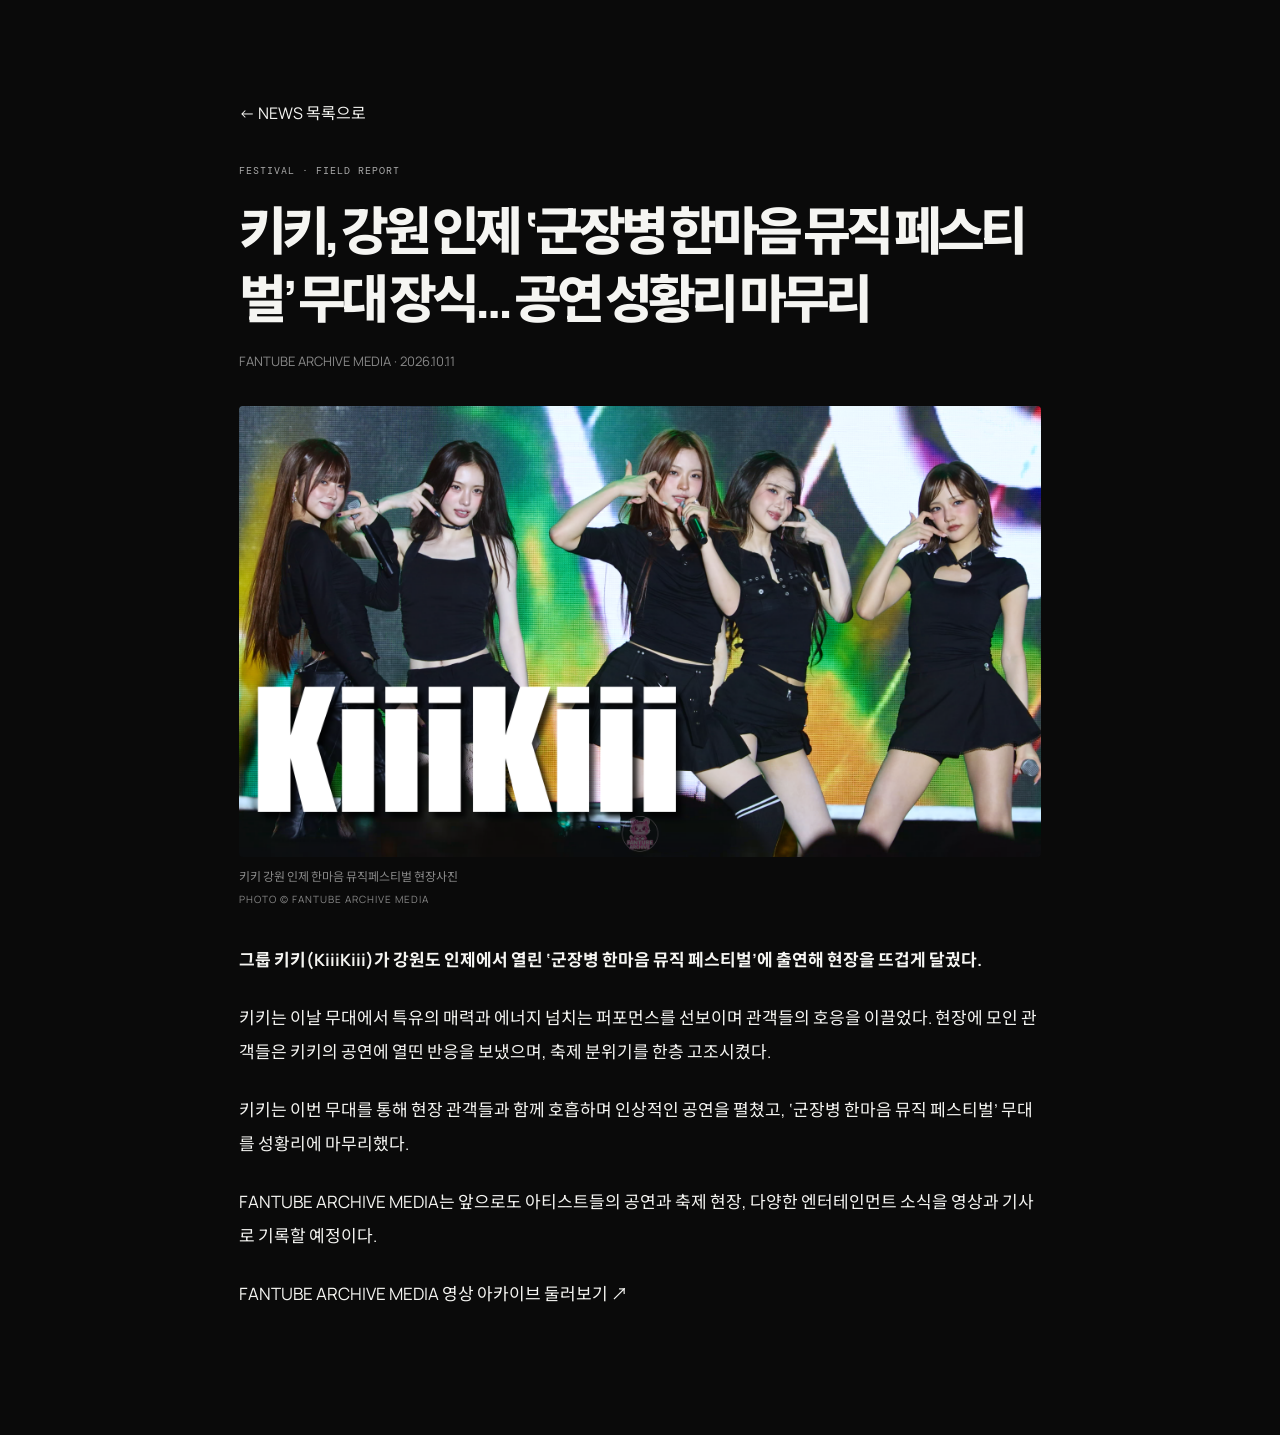
<file: gisa002.html>
<!DOCTYPE html>
<html lang="ko">
<head>
  <meta charset="UTF-8">
  <meta name="viewport" content="width=device-width, initial-scale=1.0">
  <title>키키, 2026 인제 군장병 한마음 뮤직 페스티벌 | FANTUBE ARCHIVE MEDIA</title>
  <meta name="description" content="2026 강원 인제 ‘군장병 한마음 뮤직 페스티벌’ 무대 장식.">
  <link rel="stylesheet" href="style.css">
  <style>
    .article-page {
      max-width: 850px;
      margin: 0 auto;
      padding: 100px 24px;
    }
    .article-meta {
      margin: 20px 0 36px;
      color: #888;
      font-size: 13px;
    }
    .article-title {
      font-size: clamp(30px, 5vw, 52px);
      line-height: 1.3;
      margin: 20px 0;
    }
    .article-body {
      font-size: 17px;
      line-height: 2;
      overflow-wrap: anywhere;
    }
    .article-body p { margin: 0 0 24px; }
    .article-back { display: inline-block; margin-bottom: 30px; }

    .article-photo {
      margin: 0 0 36px;
      padding: 0;
    }
    .article-photo img {
      display: block;
      width: 100%;
      max-width: 100%;
      height: auto;
      border-radius: 4px;
    }
    .article-photo figcaption {
      margin-top: 10px;
      color: #888;
      font-size: 12px;
      line-height: 1.6;
    }
    .article-photo figcaption span {
      display: block;
      margin-top: 4px;
      font-size: 10px;
      letter-spacing: 1px;
    }
  </style>
</head>
<body>
  <main class="article-page">
    <a class="article-back" href="index.html#news">← NEWS 목록으로</a>
    <p class="news-category">FESTIVAL · FIELD REPORT</p>
    <h1 class="article-title">키키, 강원 인제 ‘군장병 한마음 뮤직 페스티벌’ 무대 장식… 공연 성황리 마무리</h1>
    <p class="article-meta">FANTUBE ARCHIVE MEDIA · 2026.10.11</p>

    <article class="article-body">
      <figure class="article-photo">
        <img src="./KiiiKiii.png" alt="키키 현장 사진">
        <figcaption>
          키키 강원 인제 한마음 뮤직페스티벌 현장사진
          <span>PHOTO © FANTUBE ARCHIVE MEDIA</span>
        </figcaption>
      </figure>

      <p><strong>그룹 키키(KiiiKiii)가 강원도 인제에서 열린 ‘군장병 한마음 뮤직 페스티벌’에 출연해 현장을 뜨겁게 달궜다.</strong></p>

      <p>키키는 이날 무대에서 특유의 매력과 에너지 넘치는 퍼포먼스를 선보이며 관객들의 호응을 이끌었다. 현장에 모인 관객들은 키키의 공연에 열띤 반응을 보냈으며, 축제 분위기를 한층 고조시켰다.</p>

      <p>키키는 이번 무대를 통해 현장 관객들과 함께 호흡하며 인상적인 공연을 펼쳤고, ‘군장병 한마음 뮤직 페스티벌’ 무대를 성황리에 마무리했다.</p>

      <p>FANTUBE ARCHIVE MEDIA는 앞으로도 아티스트들의 공연과 축제 현장, 다양한 엔터테인먼트 소식을 영상과 기사로 기록할 예정이다.</p>

      <p><a href="index.html#archive">FANTUBE ARCHIVE MEDIA 영상 아카이브 둘러보기 ↗</a></p>
    </article>
  </main>
</body>
</html>
</file>
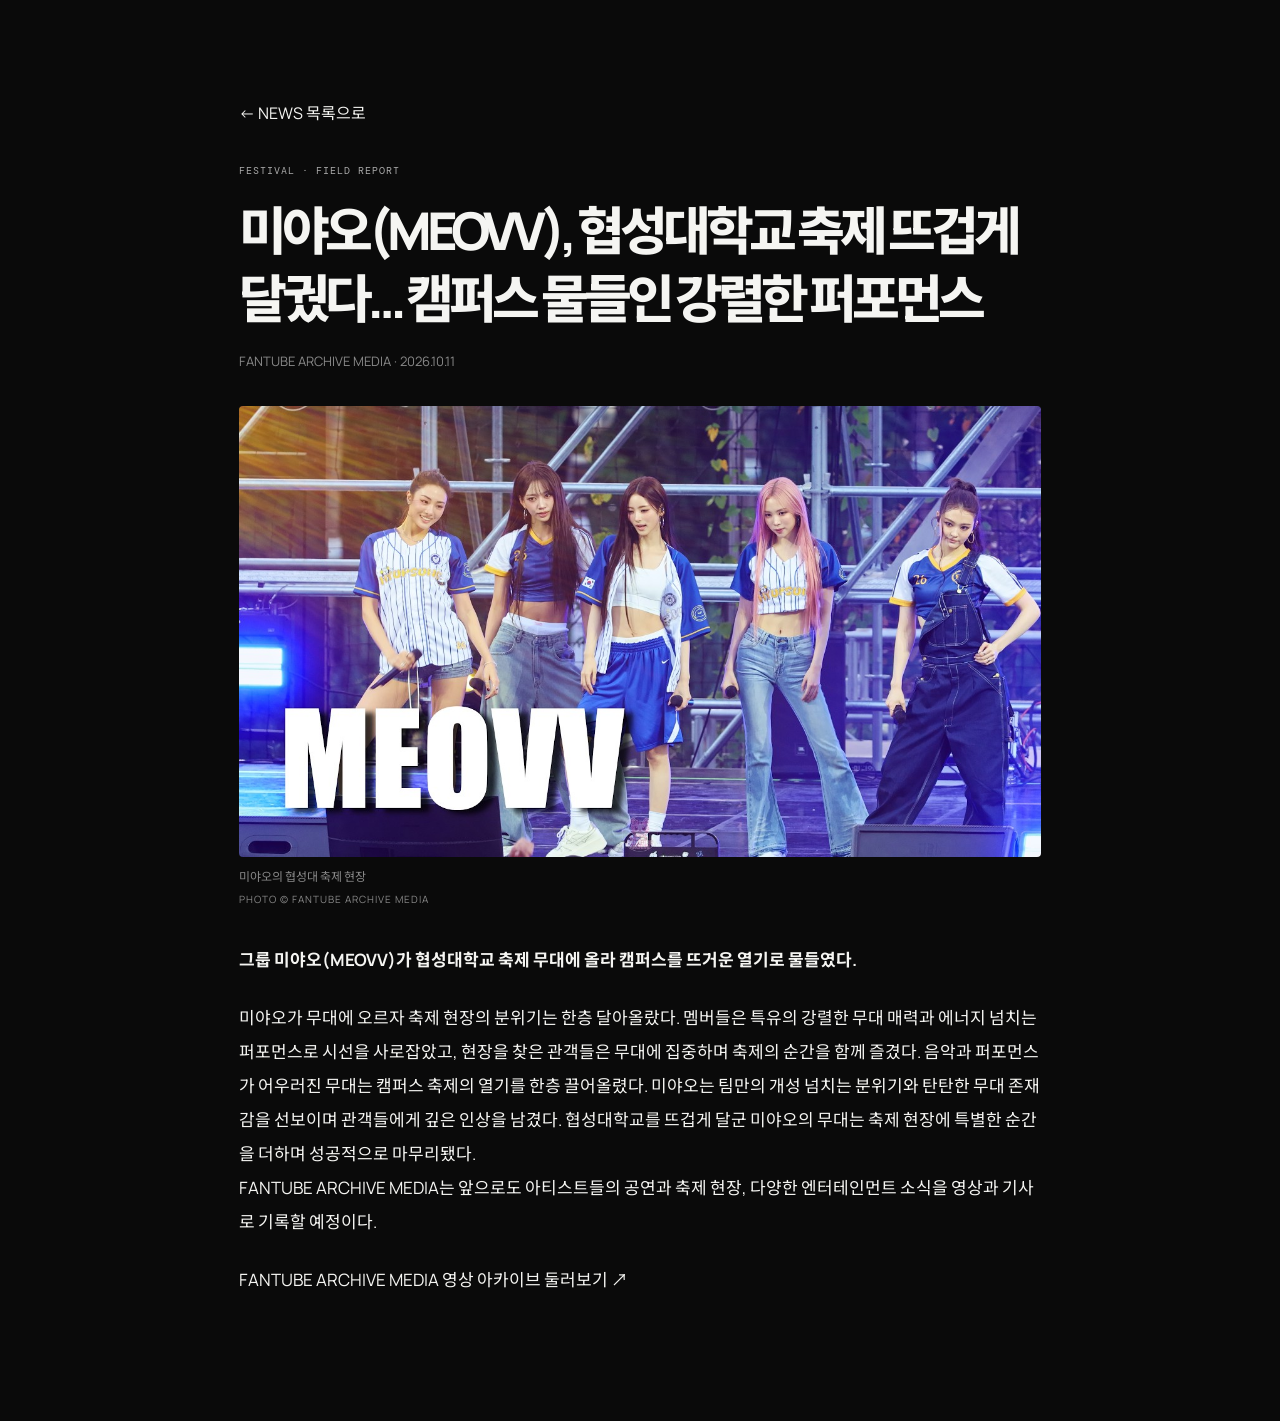
<file: gisa003.html>
<!DOCTYPE html>
<html lang="ko">
<head>
  <meta charset="UTF-8">
  <meta name="viewport" content="width=device-width, initial-scale=1.0">
  <title>미야오(MEOVV), 협성대학교 축제 뜨겁게 달궜다… 캠퍼스 물들인 강렬한 퍼포먼스 | FANTUBE ARCHIVE MEDIA</title>
  <meta name="description" content="2026 협성대학교 축제에 출연한 MEOVV 미야오의 현장 소식">
  <link rel="stylesheet" href="style.css">
  <style>
    .article-page {
      max-width: 850px;
      margin: 0 auto;
      padding: 100px 24px;
    }
    .article-meta {
      margin: 20px 0 36px;
      color: #888;
      font-size: 13px;
    }
    .article-title {
      font-size: clamp(30px, 5vw, 52px);
      line-height: 1.3;
      margin: 20px 0;
    }
    .article-body {
      font-size: 17px;
      line-height: 2;
      overflow-wrap: anywhere;
    }
    .article-body p { margin: 0 0 24px; }
    .article-back { display: inline-block; margin-bottom: 30px; }

    .article-photo {
      margin: 0 0 36px;
      padding: 0;
    }
    .article-photo img {
      display: block;
      width: 100%;
      max-width: 100%;
      height: auto;
      border-radius: 4px;
    }
    .article-photo figcaption {
      margin-top: 10px;
      color: #888;
      font-size: 12px;
      line-height: 1.6;
    }
    .article-photo figcaption span {
      display: block;
      margin-top: 4px;
      font-size: 10px;
      letter-spacing: 1px;
    }
  </style>
</head>
<body>
  <main class="article-page">
    <a class="article-back" href="index.html#news">← NEWS 목록으로</a>
    <p class="news-category">FESTIVAL · FIELD REPORT</p>
    <h1 class="article-title">미야오(MEOVV), 협성대학교 축제 뜨겁게 달궜다… 캠퍼스 물들인 강렬한 퍼포먼스</h1>
    <p class="article-meta">FANTUBE ARCHIVE MEDIA · 2026.10.11</p>

    <article class="article-body">
      <figure class="article-photo">
        <img src="./MEOVV.jpg" alt="미야오 협성대학교 축제 현장사진">
        <figcaption>
          미야오의 협성대 축제 현장
          <span>PHOTO © FANTUBE ARCHIVE MEDIA</span>
        </figcaption>
      </figure>

      <p><strong>그룹 미야오(MEOVV)가 협성대학교 축제 무대에 올라 캠퍼스를 뜨거운 열기로 물들였다.</strong></p>

      미야오가 무대에 오르자 축제 현장의 분위기는 한층 달아올랐다. 멤버들은 특유의 강렬한 무대 매력과 에너지 넘치는 퍼포먼스로 시선을 사로잡았고, 현장을 찾은 관객들은 무대에 집중하며 축제의 순간을 함께 즐겼다.

음악과 퍼포먼스가 어우러진 무대는 캠퍼스 축제의 열기를 한층 끌어올렸다. 미야오는 팀만의 개성 넘치는 분위기와 탄탄한 무대 존재감을 선보이며 관객들에게 깊은 인상을 남겼다.

협성대학교를 뜨겁게 달군 미야오의 무대는 축제 현장에 특별한 순간을 더하며 성공적으로 마무리됐다.

      <p>FANTUBE ARCHIVE MEDIA는 앞으로도 아티스트들의 공연과 축제 현장, 다양한 엔터테인먼트 소식을 영상과 기사로 기록할 예정이다.</p>

      <p><a href="index.html#archive">FANTUBE ARCHIVE MEDIA 영상 아카이브 둘러보기 ↗</a></p>
    </article>
  </main>
</body>
</html>
</file>
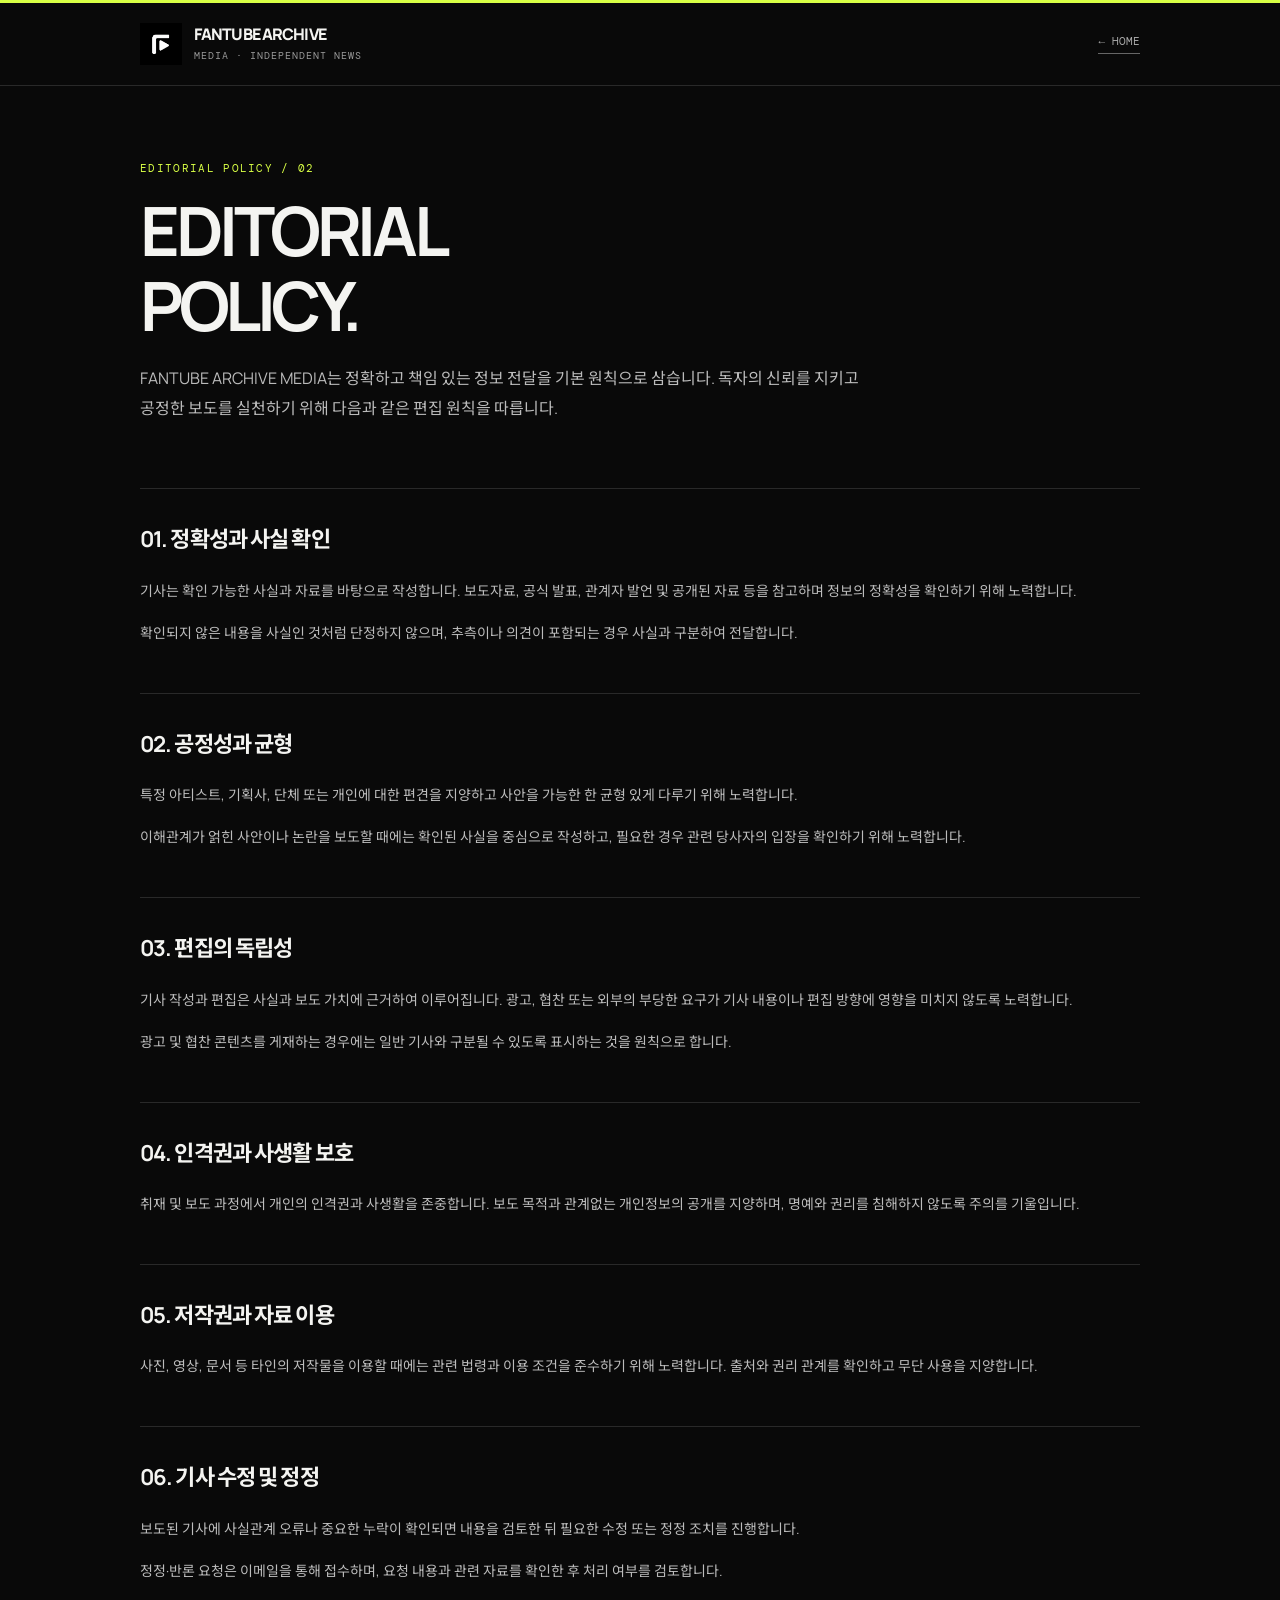
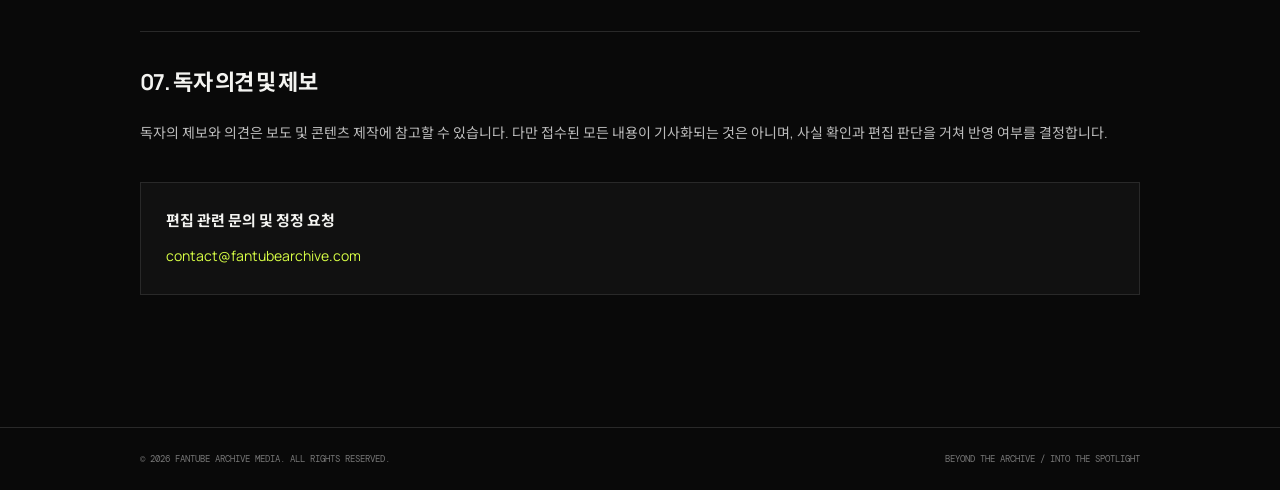
<file: policy.html>
<!doctype html>
<html lang="ko">
<head>
  <meta charset="utf-8">
  <meta name="viewport" content="width=device-width, initial-scale=1">
  <meta name="theme-color" content="#090909">
  <title>편집방침 | FANTUBE ARCHIVE MEDIA</title>
  <meta name="description" content="FANTUBE ARCHIVE MEDIA의 정확하고 책임 있는 보도를 위한 편집 원칙을 안내합니다.">
  <meta name="robots" content="index, follow">
  <link rel="canonical" href="https://fantubearchive.com/policy.html">

  <link rel="preconnect" href="https://fonts.googleapis.com">
  <link rel="preconnect" href="https://fonts.gstatic.com" crossorigin>
  <link href="https://fonts.googleapis.com/css2?family=DM+Mono:wght@400;500&family=Manrope:wght@400;500;600;700;800&family=Noto+Sans+KR:wght@400;500;600;700;800&display=swap" rel="stylesheet">

  <style>
    :root {
      --bg:#090909;
      --panel:#111;
      --line:#292929;
      --text:#f4f4f1;
      --muted:#929292;
      --accent:#d8ff45;
      --max:1000px;
    }

    * { box-sizing:border-box; }

    body {
      margin:0;
      background:var(--bg);
      color:var(--text);
      font-family:"Manrope","Noto Sans KR",sans-serif;
      line-height:1.7;
    }

    a { color:inherit; text-decoration:none; }

    .topline { height:3px; background:var(--accent); }

    .wrap {
      width:min(var(--max),calc(100% - 48px));
      margin:auto;
    }

    .mono {
      font-family:"DM Mono",monospace;
      letter-spacing:.08em;
      text-transform:uppercase;
    }

    header { border-bottom:1px solid var(--line); }

    .header-inner {
      height:82px;
      display:flex;
      align-items:center;
      justify-content:space-between;
    }

    .brand {
      display:flex;
      align-items:center;
      gap:12px;
    }

    .brand img {
      width:42px;
      height:42px;
      object-fit:contain;
    }

    .brand-main {
      display:block;
      font-size:16px;
      font-weight:900;
      letter-spacing:-.055em;
      line-height:1.1;
    }

    .brand-sub {
      display:block;
      margin-top:5px;
      color:#999;
      font:10px "DM Mono",monospace;
      letter-spacing:.1em;
    }

    .home-link {
      color:#aaa;
      font:11px "DM Mono",monospace;
      border-bottom:1px solid #666;
      padding-bottom:5px;
    }

    .home-link:hover { color:var(--accent); border-color:var(--accent); }

    main { padding:75px 0 100px; }

    .eyebrow {
      color:var(--accent);
      font:11px "DM Mono",monospace;
      letter-spacing:.12em;
    }

    h1 {
      font-size:clamp(38px,7vw,68px);
      line-height:1.1;
      letter-spacing:-.065em;
      margin:18px 0 20px;
    }

    .intro {
      max-width:720px;
      color:#bbb;
      font-size:16px;
      line-height:1.9;
      margin-bottom:65px;
    }

    .content-section {
      padding:32px 0;
      border-top:1px solid var(--line);
    }

    .content-section h2 {
      font-size:22px;
      letter-spacing:-.04em;
      margin:0 0 18px;
    }

    .content-section p {
      color:#bcbcbc;
      font-size:14px;
      line-height:2;
      margin:0 0 14px;
      word-break:keep-all;
    }

    .content-section ul {
      padding-left:20px;
      margin:12px 0 0;
      color:#bcbcbc;
      font-size:14px;
      line-height:2;
    }

    .contact-box {
      margin-top:35px;
      padding:25px;
      background:var(--panel);
      border:1px solid var(--line);
    }

    .contact-box strong {
      display:block;
      font-size:15px;
      margin-bottom:8px;
    }

    .contact-box a {
      color:var(--accent);
      font-size:14px;
    }

    footer {
      border-top:1px solid var(--line);
      padding:25px 0;
    }

    .footer-inner {
      display:flex;
      justify-content:space-between;
      gap:20px;
      color:#777;
      font:9px "DM Mono",monospace;
    }

    @media(max-width:600px) {
      .wrap { width:calc(100% - 36px); }
      .header-inner { height:70px; }
      .brand img { width:36px; height:36px; }
      .brand-main { font-size:13px; }
      .brand-sub { font-size:8px; }
      main { padding:52px 0 70px; }
      .intro { font-size:14px; margin-bottom:45px; }
      .content-section { padding:25px 0; }
      .content-section h2 { font-size:19px; }
      .content-section p,
      .content-section ul { font-size:13px; }
      .footer-inner { flex-direction:column; }
    }
  </style>
</head>

<body>
  <div class="topline"></div>

  <header>
    <div class="wrap header-inner">
      <a class="brand" href="/" aria-label="홈으로">
        <img src="/fantube-signature.png" alt="">
        <span>
          <span class="brand-main">FANTUBE ARCHIVE</span>
          <span class="brand-sub">MEDIA · INDEPENDENT NEWS</span>
        </span>
      </a>
      <a class="home-link" href="/">← HOME</a>
    </div>
  </header>

  <main class="wrap">
    <div class="eyebrow">EDITORIAL POLICY / 02</div>
    <h1>EDITORIAL<br>POLICY.</h1>

    <p class="intro">
      FANTUBE ARCHIVE MEDIA는 정확하고 책임 있는 정보 전달을
      기본 원칙으로 삼습니다. 독자의 신뢰를 지키고 공정한 보도를
      실천하기 위해 다음과 같은 편집 원칙을 따릅니다.
    </p>

    <section class="content-section">
      <h2>01. 정확성과 사실 확인</h2>
      <p>
        기사는 확인 가능한 사실과 자료를 바탕으로 작성합니다.
        보도자료, 공식 발표, 관계자 발언 및 공개된 자료 등을
        참고하며 정보의 정확성을 확인하기 위해 노력합니다.
      </p>
      <p>
        확인되지 않은 내용을 사실인 것처럼 단정하지 않으며,
        추측이나 의견이 포함되는 경우 사실과 구분하여 전달합니다.
      </p>
    </section>

    <section class="content-section">
      <h2>02. 공정성과 균형</h2>
      <p>
        특정 아티스트, 기획사, 단체 또는 개인에 대한 편견을 지양하고
        사안을 가능한 한 균형 있게 다루기 위해 노력합니다.
      </p>
      <p>
        이해관계가 얽힌 사안이나 논란을 보도할 때에는 확인된 사실을
        중심으로 작성하고, 필요한 경우 관련 당사자의 입장을
        확인하기 위해 노력합니다.
      </p>
    </section>

    <section class="content-section">
      <h2>03. 편집의 독립성</h2>
      <p>
        기사 작성과 편집은 사실과 보도 가치에 근거하여 이루어집니다.
        광고, 협찬 또는 외부의 부당한 요구가 기사 내용이나
        편집 방향에 영향을 미치지 않도록 노력합니다.
      </p>
      <p>
        광고 및 협찬 콘텐츠를 게재하는 경우에는 일반 기사와
        구분될 수 있도록 표시하는 것을 원칙으로 합니다.
      </p>
    </section>

    <section class="content-section">
      <h2>04. 인격권과 사생활 보호</h2>
      <p>
        취재 및 보도 과정에서 개인의 인격권과 사생활을 존중합니다.
        보도 목적과 관계없는 개인정보의 공개를 지양하며,
        명예와 권리를 침해하지 않도록 주의를 기울입니다.
      </p>
    </section>

    <section class="content-section">
      <h2>05. 저작권과 자료 이용</h2>
      <p>
        사진, 영상, 문서 등 타인의 저작물을 이용할 때에는
        관련 법령과 이용 조건을 준수하기 위해 노력합니다.
        출처와 권리 관계를 확인하고 무단 사용을 지양합니다.
      </p>
    </section>

    <section class="content-section">
      <h2>06. 기사 수정 및 정정</h2>
      <p>
        보도된 기사에 사실관계 오류나 중요한 누락이 확인되면
        내용을 검토한 뒤 필요한 수정 또는 정정 조치를 진행합니다.
      </p>
      <p>
        정정·반론 요청은 이메일을 통해 접수하며, 요청 내용과
        관련 자료를 확인한 후 처리 여부를 검토합니다.
      </p>
    </section>

    <section class="content-section">
      <h2>07. 독자 의견 및 제보</h2>
      <p>
        독자의 제보와 의견은 보도 및 콘텐츠 제작에 참고할 수 있습니다.
        다만 접수된 모든 내용이 기사화되는 것은 아니며,
        사실 확인과 편집 판단을 거쳐 반영 여부를 결정합니다.
      </p>

      <div class="contact-box">
        <strong>편집 관련 문의 및 정정 요청</strong>
        <a href="mailto:contact@fantubearchive.com">
          contact@fantubearchive.com
        </a>
      </div>
    </section>
  </main>

  <footer>
    <div class="wrap footer-inner">
      <span>© <span id="year"></span> FANTUBE ARCHIVE MEDIA. ALL RIGHTS RESERVED.</span>
      <span>BEYOND THE ARCHIVE / INTO THE SPOTLIGHT</span>
    </div>
  </footer>

  <script>
    document.getElementById("year").textContent = new Date().getFullYear();
  </script>
</body>
</html>
</file>
<file: style.css>
@import url('https://fonts.googleapis.com/css2?family=DM+Mono:wght@400;500&family=Manrope:wght@400;500;600;700;800&family=Noto+Sans+KR:wght@400;500;700;900&display=swap');
:root{--bg:#0a0a0a;--panel:#111;--white:#f5f5f2;--muted:#92928e;--line:#30302e;--mono:'DM Mono',monospace;--sans:'Manrope','Noto Sans KR',sans-serif;--kr:'Noto Sans KR',sans-serif}
*{box-sizing:border-box}html{scroll-behavior:smooth;scroll-padding-top:86px}body{margin:0;background:var(--bg);color:var(--white);font-family:var(--sans);-webkit-font-smoothing:antialiased}a{color:inherit;text-decoration:none}button{font:inherit}.topline{height:3px;background:var(--white)}
.site-header{height:82px;padding:0 5.5vw;display:flex;align-items:center;justify-content:space-between;border-bottom:1px solid var(--line);position:sticky;top:0;background:rgba(10,10,10,.94);backdrop-filter:blur(14px);z-index:20}.brand{display:flex;flex-direction:column;gap:4px}.brand-main{font-size:17px;font-weight:800;letter-spacing:-.055em}.brand-sub{font:9px var(--mono);letter-spacing:.16em;color:#aaa;display:flex;align-items:center;gap:8px}.brand-sub i{display:inline-block;width:4px;height:4px;background:#fff;border-radius:50%}.desktop-nav{display:flex;gap:32px}.desktop-nav a,.lang-toggle{font:10px var(--mono);letter-spacing:.07em;color:#c9c9c5;transition:color .2s}.desktop-nav a:hover,.lang-toggle:hover{color:#fff}.header-actions{display:flex;gap:20px;align-items:center}.lang-toggle{background:none;border:1px solid #454543;padding:9px 11px;color:#fff;cursor:pointer}.menu-toggle{display:none;background:none;border:0;padding:6px}.menu-toggle span{display:block;width:22px;height:1px;background:#fff;margin:6px}
.hero{min-height:690px;position:relative;overflow:hidden;padding:88px 10vw 34px;display:flex;flex-direction:column;justify-content:space-between}.hero-grid{position:absolute;inset:0;pointer-events:none;background-image:linear-gradient(rgba(255,255,255,.035) 1px,transparent 1px),linear-gradient(90deg,rgba(255,255,255,.035) 1px,transparent 1px);background-size:80px 80px;mask-image:linear-gradient(to bottom,black,transparent 95%)}.hero:after{content:"FAM";position:absolute;right:-.07em;top:7%;font-size:clamp(240px,38vw,600px);font-weight:800;letter-spacing:-.12em;line-height:1;color:rgba(255,255,255,.025);pointer-events:none}.hero-content,.hero-index{position:relative;z-index:1}.eyebrow,.section-kicker{font:10px var(--mono);letter-spacing:.14em;text-transform:uppercase;color:#b6b6b1}.eyebrow{display:flex;align-items:center;gap:10px}.live-dot{width:6px;height:6px;border-radius:50%;background:#f5f5f2;box-shadow:0 0 0 4px rgba(245,245,242,.08)}h1{font-size:clamp(58px,9.3vw,142px);line-height:.86;letter-spacing:-.095em;margin:43px 0 45px;font-weight:800;max-width:1100px}h1 span{color:#f5f5f2}h1 .outline{-webkit-text-stroke:1px #f5f5f2;color:transparent}.hero-bottom{display:flex;justify-content:space-between;align-items:end;max-width:850px}.hero-copy{font-size:clamp(18px,2vw,24px);line-height:1.6;letter-spacing:-.04em;margin:0}.circle-link{width:120px;height:120px;border:1px solid #666;display:flex;flex-direction:column;justify-content:center;align-items:center;gap:9px;border-radius:50%;font:9px var(--mono);letter-spacing:.04em;transition:background .25s,color .25s,transform .25s}.circle-link b{font-size:24px;font-weight:400}.circle-link:hover{background:#f5f5f2;color:#0a0a0a;transform:rotate(-8deg)}.hero-index{display:flex;justify-content:space-between;color:#777;font:9px var(--mono);letter-spacing:.12em}.hero-vertical{position:absolute;right:3vw;top:45%;writing-mode:vertical-rl;font:9px var(--mono);letter-spacing:.2em;color:#777}
.ticker{overflow:hidden;border-top:1px solid var(--line);border-bottom:1px solid var(--line);padding:19px 0}.ticker-track{display:flex;align-items:center;justify-content:space-around;gap:38px;min-width:1000px;font:11px var(--mono);letter-spacing:.14em;white-space:nowrap}.ticker-track b{font-size:15px;font-weight:400;color:#888}
.section{padding:120px 10vw}.section-kicker{display:flex;justify-content:space-between;border-bottom:1px solid var(--line);padding-bottom:18px}.about-layout{display:grid;grid-template-columns:1.1fr .9fr;gap:8vw;padding:72px 0 80px}.about-layout h2,.contact-content h2{font-size:clamp(34px,5vw,68px);line-height:1.18;letter-spacing:-.075em;margin:0;font-weight:700}.about-text{padding-top:5px;max-width:470px}.about-text p{font-size:16px;line-height:2;letter-spacing:-.03em;color:#e0e0dc;margin:0 0 24px}.about-text .muted{font:10px var(--mono);letter-spacing:.08em;color:#8f8f8b}.text-link{display:inline-flex;gap:28px;align-items:center;border-bottom:1px solid #aaa;padding:13px 0 10px;font-size:12px;margin-top:14px}.text-link span:last-child{font-size:18px}.about-stats{border-top:1px solid var(--line);display:grid;grid-template-columns:repeat(3,1fr)}.about-stats div{padding:23px 20px 0 0;display:flex;flex-direction:column;gap:9px}.about-stats strong{font-size:36px;letter-spacing:-.08em}.about-stats span{font:9px var(--mono);letter-spacing:.1em;color:#888}
.archive-section{background:#f0f0ec;color:#111;padding-bottom:130px}.archive-section .section-kicker{color:#666;border-color:#c8c8c2}.archive-heading{display:flex;align-items:end;justify-content:space-between;gap:25px;padding:54px 0 35px}.archive-heading h2{font-size:clamp(42px,7vw,88px);letter-spacing:-.09em;line-height:.95;margin:0;font-weight:800}.period{color:#777}.archive-heading p{font-size:12px;color:#656560;margin:0 0 7px}.filter-row{display:flex;gap:8px;flex-wrap:wrap;margin-bottom:26px}.filter{background:transparent;border:1px solid #c7c7c1;padding:10px 14px;font:9px var(--mono);letter-spacing:.04em;cursor:pointer;color:#444;transition:all .2s}.filter:hover,.filter.active{background:#111;color:#fff;border-color:#111}.video-grid{display:grid;grid-template-columns:repeat(3,minmax(0,1fr));gap:34px 18px}.video-card{display:block;min-width:0}.video-thumb{aspect-ratio:16/10;position:relative;overflow:hidden;background:#d8d8d2;margin-bottom:15px}.video-thumb img{width:100%;height:100%;object-fit:cover;display:block;filter:grayscale(100%);transition:transform .5s,filter .4s}.video-card:hover .video-thumb img{transform:scale(1.04);filter:grayscale(30%)}.thumb-placeholder{height:100%;display:flex;flex-direction:column;justify-content:space-between;padding:16px;background:linear-gradient(135deg,#292929,#777);color:#fff}.thumb-placeholder strong{font-size:clamp(26px,4vw,52px);line-height:.9;letter-spacing:-.09em}.thumb-placeholder span{font:9px var(--mono);letter-spacing:.15em}.play-icon{position:absolute;right:13px;bottom:13px;width:36px;height:36px;border:1px solid rgba(255,255,255,.8);border-radius:50%;display:grid;place-items:center;color:#fff;background:rgba(0,0,0,.3);font-size:12px}.video-meta{display:flex;justify-content:space-between;gap:10px;color:#74746e;font:9px var(--mono);letter-spacing:.07em;text-transform:uppercase}.video-title{font-size:15px;font-weight:700;letter-spacing:-.035em;line-height:1.5;margin:9px 0 6px}.video-subtitle{font-size:11px;color:#73736e;line-height:1.6}.archive-note{text-align:center;font-size:11px;color:#777;margin:50px 0 0}
.contact-section{position:relative;overflow:hidden;padding:120px 10vw 110px;border-bottom:1px solid var(--line)}.contact-bg-type{position:absolute;right:-.06em;bottom:-.16em;font-size:clamp(150px,25vw,380px);font-weight:800;line-height:.8;letter-spacing:-.12em;color:rgba(255,255,255,.025);pointer-events:none}.contact-content{position:relative;z-index:1}.contact-content .section-kicker{max-width:100%}.contact-content h2{font-size:clamp(40px,6vw,80px);margin:60px 0 20px}.contact-content>p{font-size:13px;color:#aaa;line-height:1.8}.contact-links{max-width:760px;margin-top:55px}.contact-links a{display:grid;grid-template-columns:110px 1fr 30px;gap:20px;align-items:center;padding:22px 0;border-bottom:1px solid var(--line);transition:padding .2s}.contact-links a:hover{padding-left:8px}.contact-links span{font:10px var(--mono);letter-spacing:.1em;color:#858581}.contact-links b{font-size:14px;font-weight:500}.contact-links i{font-style:normal;font-size:20px;text-align:right}
.site-footer{padding:36px 5.5vw 22px}.footer-brand .brand-main{font-size:14px}.site-footer>p{font-size:11px;color:#777;margin:20px 0 32px}.footer-bottom{display:flex;justify-content:space-between;border-top:1px solid var(--line);padding-top:17px;font:9px var(--mono);letter-spacing:.1em;color:#777}.footer-bottom a{color:#bbb}
@media(max-width:760px){.site-header{height:72px;padding:0 5vw}.brand-main{font-size:14px}.brand-sub{font-size:7px}.desktop-nav{display:none;position:absolute;top:71px;left:0;right:0;background:#0a0a0a;padding:25px 5vw 30px;border-bottom:1px solid var(--line);flex-direction:column;gap:22px}.desktop-nav.open{display:flex}.desktop-nav a{font-size:12px}.menu-toggle{display:block}.header-actions{gap:13px}.hero{min-height:650px;padding:78px 6vw 25px}.hero:after{top:17%;font-size:70vw}.hero-vertical{display:none}h1{font-size:clamp(55px,14vw,100px);margin:42px 0 44px}.hero-bottom{align-items:end;gap:20px}.hero-copy{font-size:18px}.circle-link{width:96px;height:96px;font-size:8px;flex-shrink:0}.hero-index{font-size:8px}.ticker-track{justify-content:flex-start;gap:28px}.section{padding:82px 6vw}.section-kicker{font-size:8px}.about-layout{grid-template-columns:1fr;gap:30px;padding:48px 0 55px}.about-layout h2{font-size:clamp(36px,10vw,55px)}.about-text p{font-size:14px}.about-stats div{padding-right:5px}.about-stats strong{font-size:29px}.about-stats span{font-size:7px;letter-spacing:0}.archive-section{padding-bottom:85px}.archive-heading{display:block;padding:43px 0 27px}.archive-heading h2{font-size:clamp(39px,11vw,65px)}.archive-heading p{margin-top:15px}.filter-row{gap:6px}.filter{padding:9px 10px;font-size:8px}.video-grid{grid-template-columns:repeat(2,minmax(0,1fr));gap:27px 12px}.video-title{font-size:12px}.video-subtitle{font-size:10px}.video-meta{font-size:7px;gap:5px}.contact-section{padding:85px 6vw 75px}.contact-content h2{font-size:clamp(39px,10vw,65px);margin:45px 0 18px}.contact-links a{grid-template-columns:70px 1fr 20px;gap:12px;padding:19px 0}.contact-links b{font-size:12px;overflow-wrap:anywhere}.contact-bg-type{font-size:34vw}.site-footer{padding:30px 6vw 18px}.footer-bottom{font-size:8px}}
@media(max-width:390px){.video-grid{grid-template-columns:1fr}.video-thumb{aspect-ratio:16/9}.hero{min-height:620px}.hero-bottom{align-items:start;flex-direction:column}.circle-link{align-self:flex-end;margin-top:-5px}}

/* v2: signature mark + editorial sections */
.brand{flex-direction:row;align-items:center;gap:11px}.brand-mark{width:44px;height:44px;object-fit:contain;flex:0 0 auto}.brand-copy{display:flex;flex-direction:column;gap:4px}.footer-mark{width:38px;height:38px}
.news-section{background:#0b0b0b;color:var(--white);padding-top:100px;padding-bottom:120px}.news-section .section-kicker{border-color:var(--line);color:#aaa}.news-section .archive-heading{align-items:end}.news-section .archive-heading h2{font-size:clamp(46px,8vw,100px);line-height:.86}.news-section .archive-heading p{color:#aaa;max-width:230px;line-height:1.8}.news-grid{display:grid;grid-template-columns:repeat(3,minmax(0,1fr));gap:18px}.news-card{border-top:1px solid #444;padding-top:13px;min-width:0}.news-number{font:9px var(--mono);letter-spacing:.12em;color:#777}.news-art{height:210px;margin:14px 0 20px;background:linear-gradient(135deg,#f7c3d9,#f44e9a 48%,#4c1234);color:#171017;padding:20px;display:flex;flex-direction:column;justify-content:space-between;font-size:clamp(28px,4vw,48px);font-weight:800;line-height:.88;letter-spacing:-.08em}.news-art span{font:9px var(--mono);letter-spacing:.12em}.news-art-alt{background:linear-gradient(135deg,#dadad5,#85857f 52%,#252525);color:#101010}.news-art-third{background:linear-gradient(135deg,#242424,#555,#111);color:#f4f4f0}.news-category{font:9px var(--mono);letter-spacing:.1em;color:#aaa;text-transform:uppercase}.news-card h3{font-size:16px;line-height:1.65;letter-spacing:-.04em;margin:10px 0;font-weight:600}.news-caption{font-size:11px;color:#777}
.coverage-section{background:#f0f0ec;color:#111;padding-top:105px;padding-bottom:115px}.coverage-section .section-kicker{color:#666;border-color:#c8c8c2}.coverage-heading{display:grid;grid-template-columns:1fr .7fr;gap:8vw;align-items:end;padding:60px 0}.coverage-heading h2{font-size:clamp(38px,5.5vw,74px);line-height:1.1;letter-spacing:-.08em;margin:0}.coverage-heading p{font-size:14px;line-height:2;color:#555;margin:0 0 5px}.coverage-grid{border-top:1px solid #bbb;display:grid;grid-template-columns:1fr 1fr}.coverage-grid a{display:grid;grid-template-columns:45px 1fr;gap:6px 14px;padding:23px 15px 23px 0;border-bottom:1px solid #bbb;transition:padding .2s}.coverage-grid a:nth-child(odd){border-right:1px solid #bbb}.coverage-grid a:nth-child(even){padding-left:24px}.coverage-grid a:hover{padding-top:27px;padding-bottom:19px}.coverage-grid a>span{font:10px var(--mono);color:#777;grid-row:span 2}.coverage-grid b{font-size:19px;letter-spacing:-.04em}.coverage-grid small{font:9px var(--mono);letter-spacing:.06em;color:#777}
@media(max-width:760px){.brand{gap:8px}.brand-mark{width:36px;height:36px}.brand-main{font-size:13px}.footer-mark{width:32px;height:32px}.news-grid{grid-template-columns:1fr;gap:35px}.news-art{height:190px;font-size:42px}.news-section{padding-top:80px;padding-bottom:85px}.coverage-heading{grid-template-columns:1fr;gap:25px;padding:42px 0}.coverage-grid{grid-template-columns:1fr}.coverage-grid a:nth-child(odd){border-right:0}.coverage-grid a:nth-child(even){padding-left:0}.coverage-grid b{font-size:17px}}

/* v3 typography: improve desktop readability, especially on large monitors */
@media (min-width: 761px){
  .desktop-nav{gap:36px}
  .desktop-nav a{font-size:12px;letter-spacing:.055em}
  .lang-toggle{font-size:12px;padding:10px 13px}
  .brand-main{font-size:19px}
  .brand-sub{font-size:10px}
  .eyebrow,.section-kicker{font-size:11px}
  .hero-copy{font-size:clamp(20px,2.1vw,27px)}
  .circle-link{font-size:10px;width:128px;height:128px}
  .hero-index,.hero-vertical{font-size:10px}
  .ticker-track{font-size:12px}
  .about-text p{font-size:17px}
  .about-text .muted{font-size:11px}
  .text-link{font-size:13px}
  .about-stats span{font-size:10px}
  .archive-heading p{font-size:13px}
  .filter{font-size:10px;padding:11px 15px}
  .video-meta{font-size:10px}
  .video-title{font-size:17px}
  .video-subtitle{font-size:12px}
  .archive-note{font-size:12px}
  .news-number,.news-category{font-size:10px}
  .news-card h3{font-size:18px}
  .news-caption{font-size:12px}
  .coverage-heading p{font-size:15px}
  .coverage-grid small{font-size:10px}
  .contact-content>p{font-size:14px}
  .contact-links span{font-size:11px}
  .contact-links b{font-size:16px}
  .footer-bottom{font-size:10px}
}
@media (min-width: 1200px){
  .site-header{padding-left:6vw;padding-right:6vw}
  .desktop-nav a{font-size:13px}
  .section{padding-left:10vw;padding-right:10vw}
  .news-section,.coverage-section{padding-top:115px;padding-bottom:125px}
  .video-grid{gap:38px 22px}
  .video-title{font-size:18px}
  .news-card h3{font-size:19px}
}
</file>
